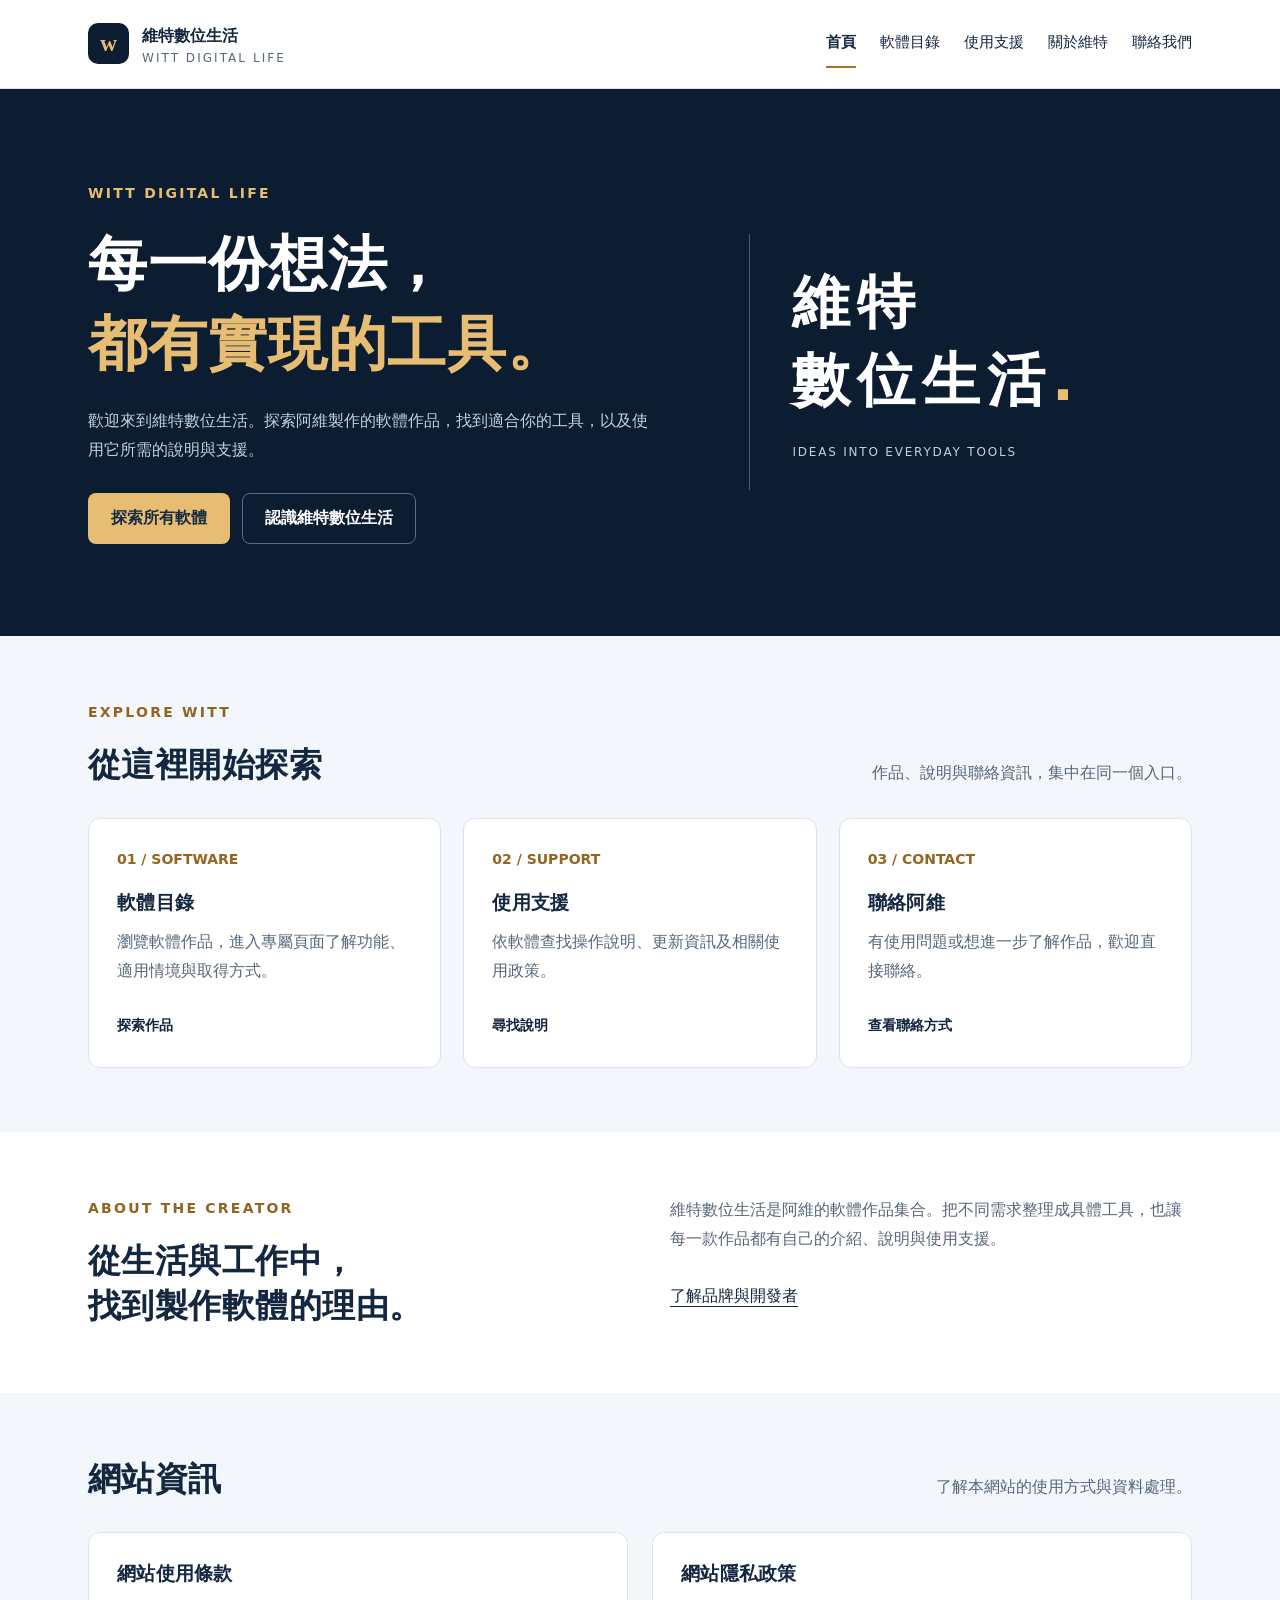
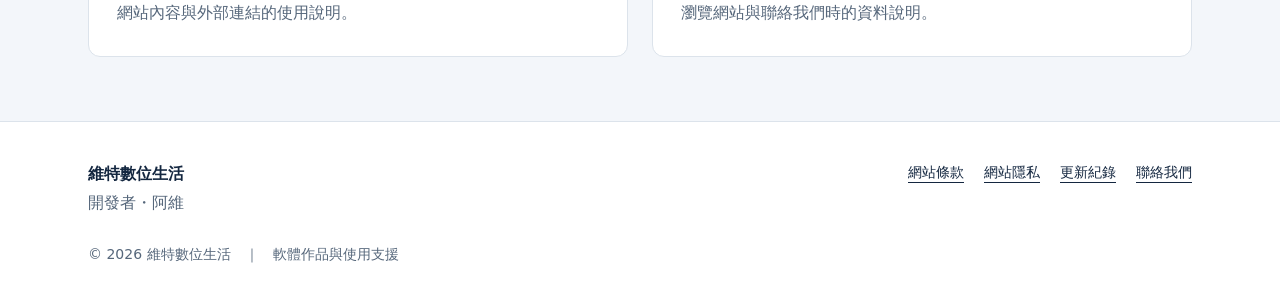
<file: index.html>
<!doctype html><html lang="zh-Hant"><head><meta charset="utf-8"><meta name="viewport" content="width=device-width,initial-scale=1"><meta name="description" content="維特數位生活的軟體集合入口。探索阿維製作的軟體、使用支援與品牌資訊。"><title>軟體集合入口｜維特數位生活</title><link rel="icon" href="assets/favicon.svg" type="image/svg+xml"><link rel="stylesheet" href="assets/style.css"><script defer src="assets/site.js"></script></head><body><a class="skip" href="#main">跳至主要內容</a><header><div class="wrap header"><a class="brand" href="index.html"><span class="brandmark" aria-hidden="true">w</span><span>維特數位生活<small>WITT DIGITAL LIFE</small></span></a><button class="menu-toggle" aria-controls="site-nav" aria-expanded="false" type="button">選單</button><nav id="site-nav" aria-label="主要導覽"><a href="index.html" aria-current="page">首頁</a><a href="software.html">軟體目錄</a><a href="support.html">使用支援</a><a href="about.html">關於維特</a><a href="contact.html">聯絡我們</a></nav></div></header><main id="main"><section class="hero portal-hero"><div class="wrap"><div><div class="eyebrow">WITT DIGITAL LIFE</div><h1>每一份想法，<br><span>都有實現的工具。</span></h1><p>歡迎來到維特數位生活。探索阿維製作的軟體作品，找到適合你的工具，以及使用它所需的說明與支援。</p><div class="actions"><a class="button gold" href="software.html">探索所有軟體</a><a class="button secondary" href="about.html">認識維特數位生活</a></div></div><div class="portal-wordmark" aria-hidden="true"><span>維特</span><span>數位生活<span class="gold-dot">.</span></span><small>IDEAS INTO EVERYDAY TOOLS</small></div></div></section><section class="section"><div class="wrap"><div class="section-head"><div><div class="eyebrow">EXPLORE WITT</div><h2>從這裡開始探索</h2></div><p class="muted">作品、說明與聯絡資訊，集中在同一個入口。</p></div><div class="grid3"><a class="card link-card portal-card" href="software.html"><div class="number">01 / SOFTWARE</div><h3>軟體目錄</h3><p>瀏覽軟體作品，進入專屬頁面了解功能、適用情境與取得方式。</p><span class="card-bottom">探索作品</span></a><a class="card link-card portal-card" href="support.html"><div class="number">02 / SUPPORT</div><h3>使用支援</h3><p>依軟體查找操作說明、更新資訊及相關使用政策。</p><span class="card-bottom">尋找說明</span></a><a class="card link-card portal-card" href="contact.html"><div class="number">03 / CONTACT</div><h3>聯絡阿維</h3><p>有使用問題或想進一步了解作品，歡迎直接聯絡。</p><span class="card-bottom">查看聯絡方式</span></a></div></div></section><section class="section white"><div class="wrap brand-story"><div><div class="eyebrow">ABOUT THE CREATOR</div><h2>從生活與工作中，<br>找到製作軟體的理由。</h2></div><div><p class="muted">維特數位生活是阿維的軟體作品集合。把不同需求整理成具體工具，也讓每一款作品都有自己的介紹、說明與使用支援。</p><div class="actions"><a href="about.html">了解品牌與開發者</a></div></div></div></section><section class="section"><div class="wrap"><div class="section-head"><h2>網站資訊</h2><p class="muted">了解本網站的使用方式與資料處理。</p></div><div class="grid2"><a class="card link-card" href="terms.html"><h3>網站使用條款</h3><p>網站內容與外部連結的使用說明。</p></a><a class="card link-card" href="privacy.html"><h3>網站隱私政策</h3><p>瀏覽網站與聯絡我們時的資料說明。</p></a></div></div></section></main><footer><div class="wrap"><div class="footer-row"><div><b>維特數位生活</b><p class="muted">開發者・阿維</p></div><div class="footer-links"><a href="terms.html">網站條款</a><a href="privacy.html">網站隱私</a><a href="updates.html">更新紀錄</a><a href="contact.html">聯絡我們</a></div></div><p class="footer-small">© 2026 維特數位生活　｜　軟體作品與使用支援</p></div></footer></body></html>
</file>
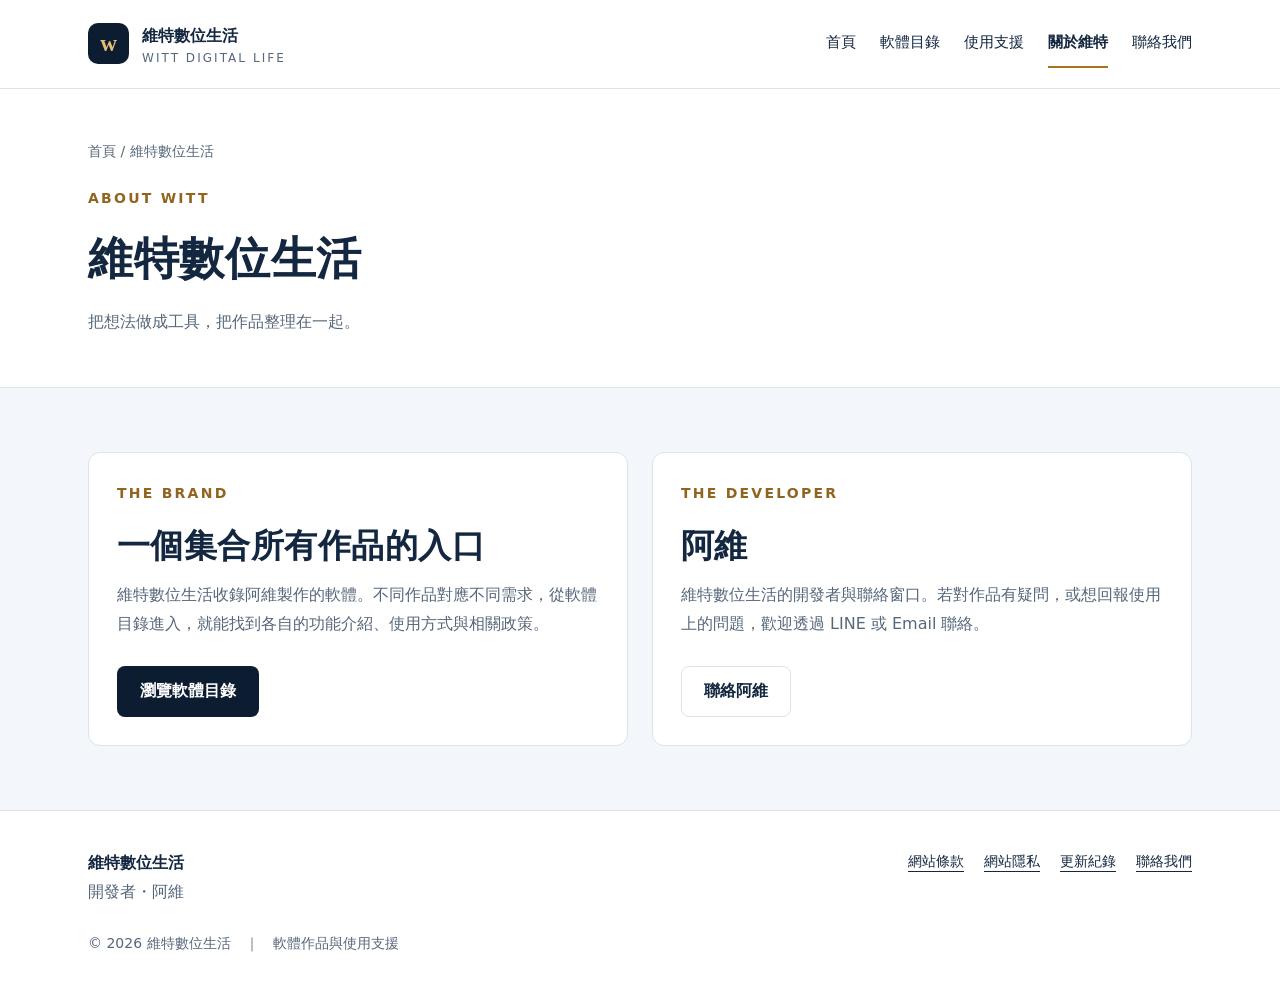
<file: about.html>
<!doctype html><html lang="zh-Hant"><head><meta charset="utf-8"><meta name="viewport" content="width=device-width,initial-scale=1"><meta name="description" content="認識維特數位生活與開發者阿維。"><title>關於維特數位生活｜維特數位生活</title><link rel="icon" href="assets/favicon.svg" type="image/svg+xml"><link rel="stylesheet" href="assets/style.css"><script defer src="assets/site.js"></script></head><body><a class="skip" href="#main">跳至主要內容</a><header><div class="wrap header"><a class="brand" href="index.html"><span class="brandmark" aria-hidden="true">w</span><span>維特數位生活<small>WITT DIGITAL LIFE</small></span></a><button class="menu-toggle" aria-controls="site-nav" aria-expanded="false" type="button">選單</button><nav id="site-nav" aria-label="主要導覽"><a href="index.html">首頁</a><a href="software.html">軟體目錄</a><a href="support.html">使用支援</a><a href="about.html" aria-current="page">關於維特</a><a href="contact.html">聯絡我們</a></nav></div></header><main id="main"><div class="page-head"><div class="wrap"><div class="breadcrumb"><a href="index.html">首頁</a> / 維特數位生活</div><div class="eyebrow">ABOUT WITT</div><h1>維特數位生活</h1><p>把想法做成工具，把作品整理在一起。</p></div></div><section class="section"><div class="wrap grid2"><article class="card"><div class="eyebrow">THE BRAND</div><h2>一個集合所有作品的入口</h2><p>維特數位生活收錄阿維製作的軟體。不同作品對應不同需求，從軟體目錄進入，就能找到各自的功能介紹、使用方式與相關政策。</p><div class="actions"><a class="button" href="software.html">瀏覽軟體目錄</a></div></article><article class="card"><div class="eyebrow">THE DEVELOPER</div><h2>阿維</h2><p>維特數位生活的開發者與聯絡窗口。若對作品有疑問，或想回報使用上的問題，歡迎透過 LINE 或 Email 聯絡。</p><div class="actions"><a class="button secondary" href="contact.html">聯絡阿維</a></div></article></div></section></main><footer><div class="wrap"><div class="footer-row"><div><b>維特數位生活</b><p class="muted">開發者・阿維</p></div><div class="footer-links"><a href="terms.html">網站條款</a><a href="privacy.html">網站隱私</a><a href="updates.html">更新紀錄</a><a href="contact.html">聯絡我們</a></div></div><p class="footer-small">© 2026 維特數位生活　｜　軟體作品與使用支援</p></div></footer></body></html>
</file>
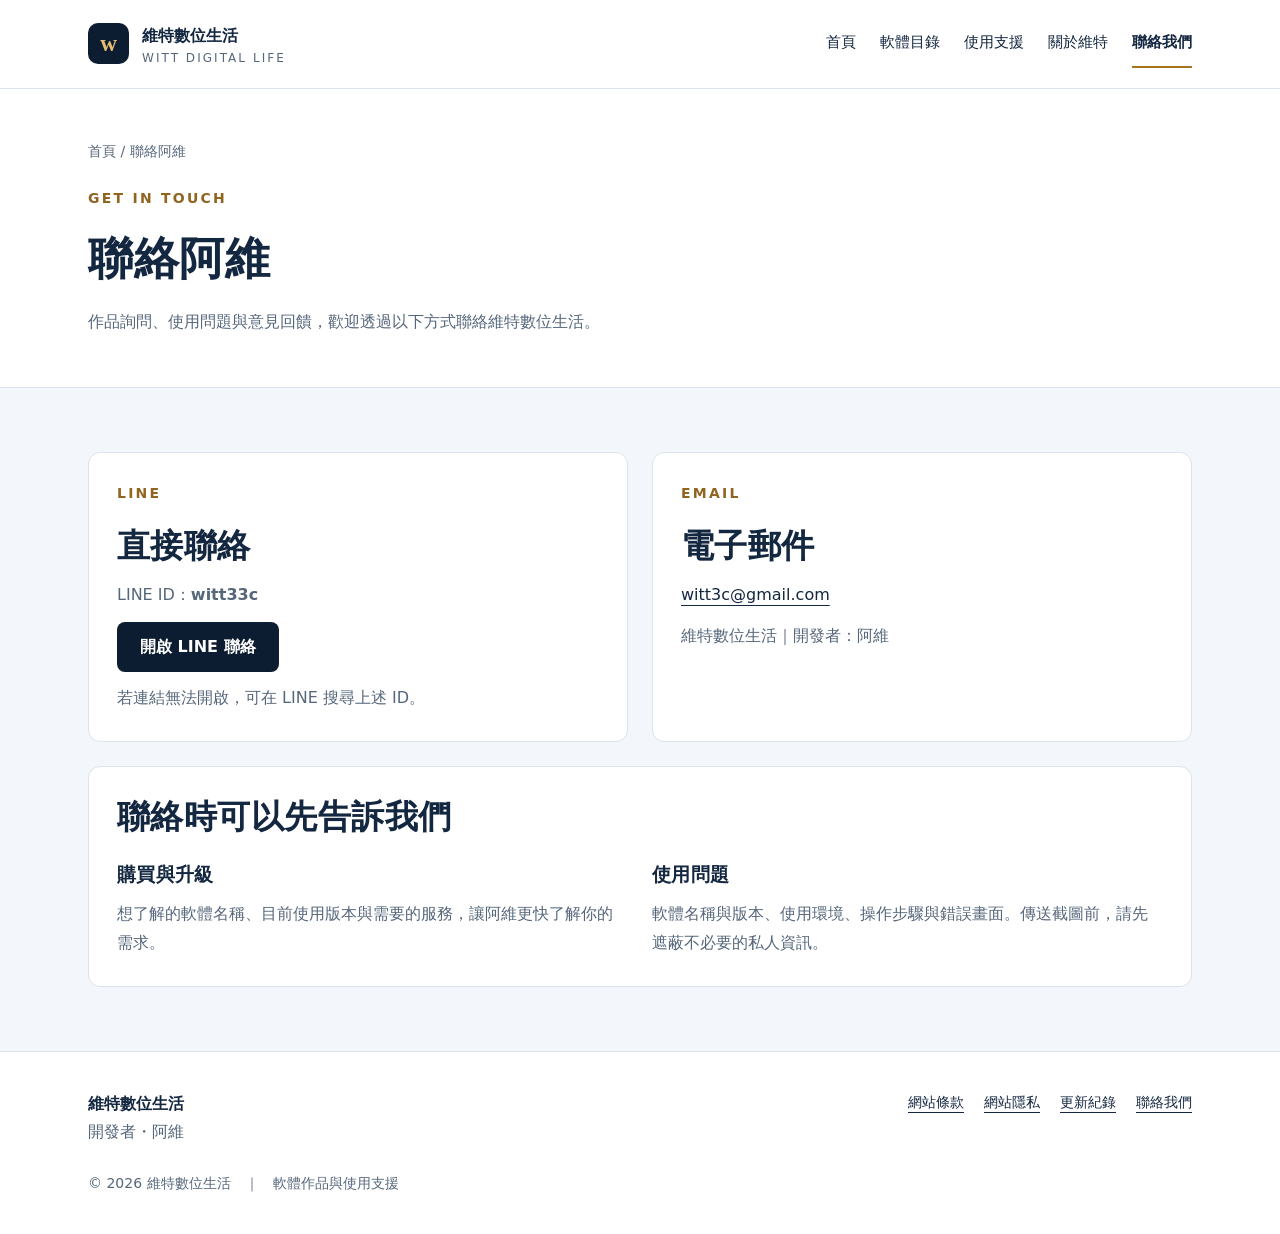
<file: contact.html>
<!doctype html><html lang="zh-Hant"><head><meta charset="utf-8"><meta name="viewport" content="width=device-width,initial-scale=1"><meta name="description" content="透過 LINE witt33c 或 witt3c@gmail.com 聯絡維特數位生活阿維。"><title>聯絡我們｜維特數位生活</title><link rel="icon" href="assets/favicon.svg" type="image/svg+xml"><link rel="stylesheet" href="assets/style.css"><script defer src="assets/site.js"></script></head><body><a class="skip" href="#main">跳至主要內容</a><header><div class="wrap header"><a class="brand" href="index.html"><span class="brandmark" aria-hidden="true">w</span><span>維特數位生活<small>WITT DIGITAL LIFE</small></span></a><button class="menu-toggle" aria-controls="site-nav" aria-expanded="false" type="button">選單</button><nav id="site-nav" aria-label="主要導覽"><a href="index.html">首頁</a><a href="software.html">軟體目錄</a><a href="support.html">使用支援</a><a href="about.html">關於維特</a><a href="contact.html" aria-current="page">聯絡我們</a></nav></div></header><main id="main"><div class="page-head"><div class="wrap"><div class="breadcrumb"><a href="index.html">首頁</a> / 聯絡阿維</div><div class="eyebrow">GET IN TOUCH</div><h1>聯絡阿維</h1><p>作品詢問、使用問題與意見回饋，歡迎透過以下方式聯絡維特數位生活。</p></div></div><section class="section"><div class="wrap"><div class="grid2"><article class="card"><div class="eyebrow">LINE</div><h2>直接聯絡</h2><address class="contact-address"><p>LINE ID：<b>witt33c</b></p><a class="button" href="https://line.me/ti/p/9BBH21Ym6x">開啟 LINE 聯絡</a></address><p>若連結無法開啟，可在 LINE 搜尋上述 ID。</p></article><article class="card"><div class="eyebrow">EMAIL</div><h2>電子郵件</h2><address class="contact-address"><a href="mailto:witt3c@gmail.com">witt3c@gmail.com</a></address><p>維特數位生活｜開發者：阿維</p></article></div><article class="card" style="margin-top:24px"><h2>聯絡時可以先告訴我們</h2><div class="grid2" style="margin-top:22px"><div><h3>購買與升級</h3><p>想了解的軟體名稱、目前使用版本與需要的服務，讓阿維更快了解你的需求。</p></div><div><h3>使用問題</h3><p>軟體名稱與版本、使用環境、操作步驟與錯誤畫面。傳送截圖前，請先遮蔽不必要的私人資訊。</p></div></div></article></div></section></main><footer><div class="wrap"><div class="footer-row"><div><b>維特數位生活</b><p class="muted">開發者・阿維</p></div><div class="footer-links"><a href="terms.html">網站條款</a><a href="privacy.html">網站隱私</a><a href="updates.html">更新紀錄</a><a href="contact.html">聯絡我們</a></div></div><p class="footer-small">© 2026 維特數位生活　｜　軟體作品與使用支援</p></div></footer></body></html>
</file>
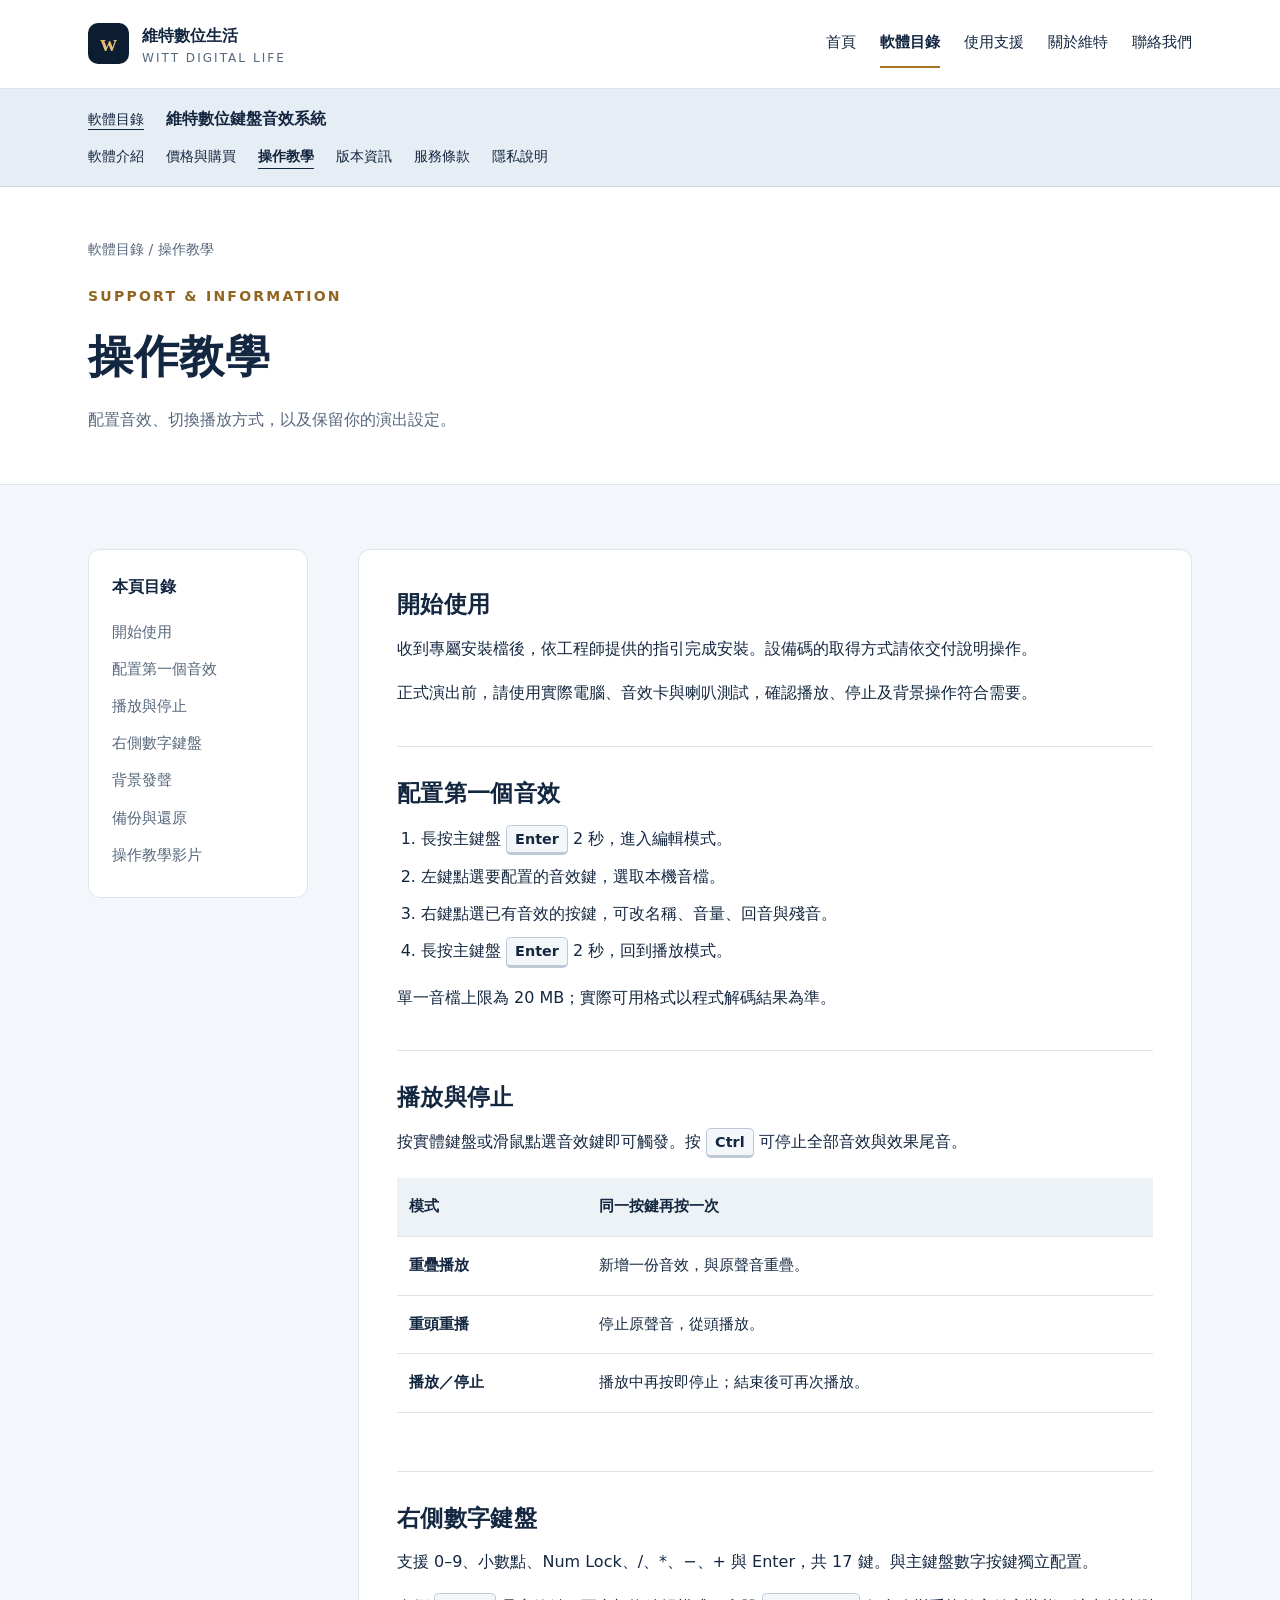
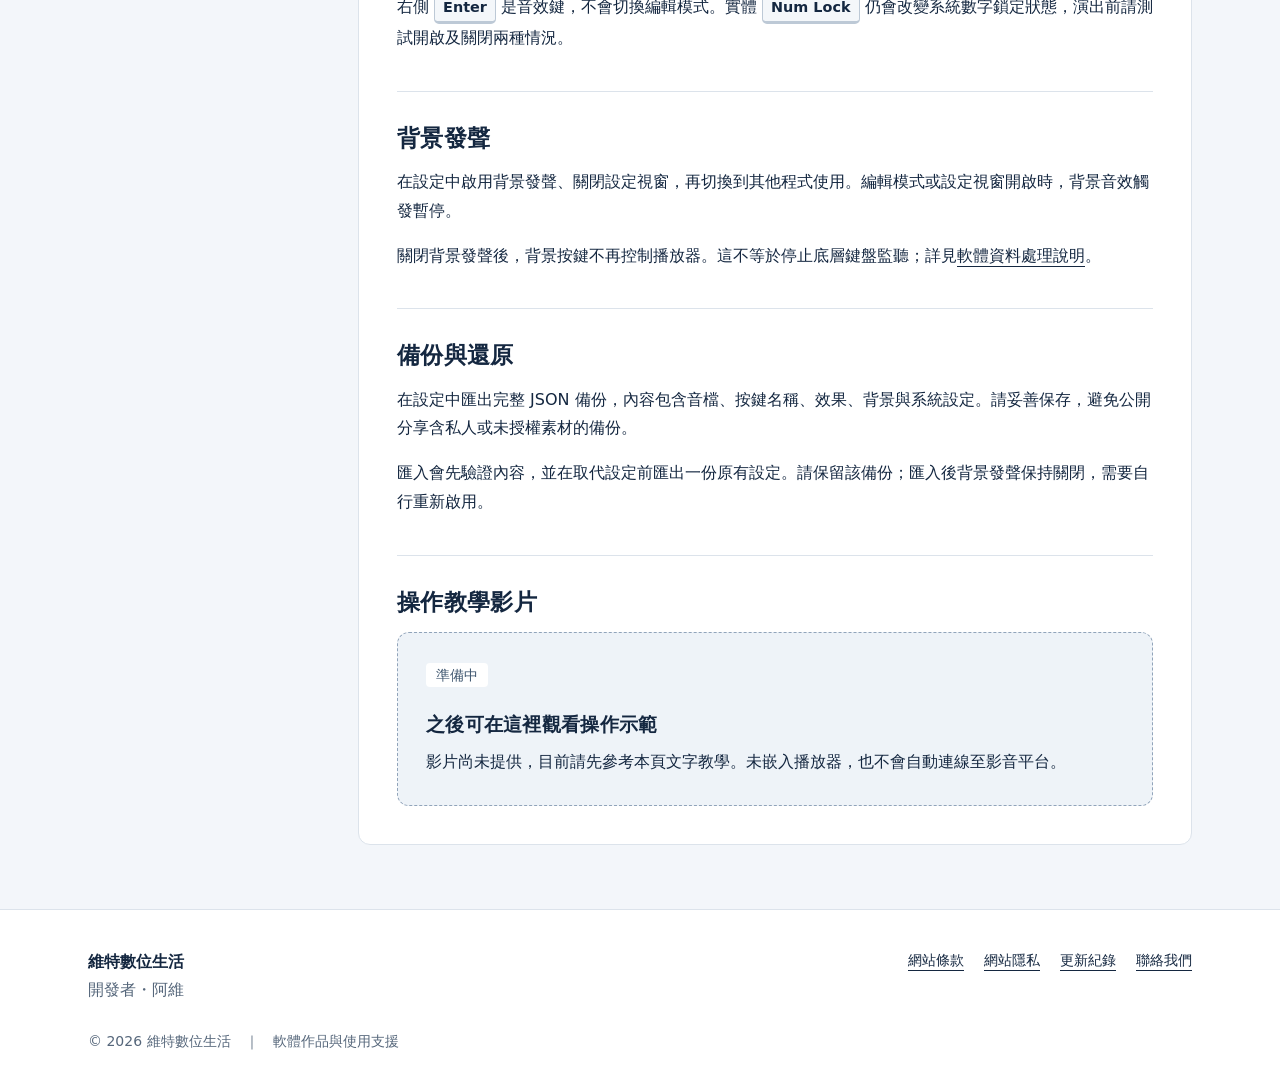
<file: guide.html>
<!doctype html><html lang="zh-Hant"><head><meta charset="utf-8"><meta name="viewport" content="width=device-width,initial-scale=1"><meta name="description" content="鍵盤音效系統文字教學：配置、播放、背景操作及備份。"><title>操作教學｜維特數位生活</title><link rel="icon" href="assets/favicon.svg" type="image/svg+xml"><link rel="stylesheet" href="assets/style.css"><script defer src="assets/site.js"></script></head><body><a class="skip" href="#main">跳至主要內容</a><header><div class="wrap header"><a class="brand" href="index.html"><span class="brandmark" aria-hidden="true">w</span><span>維特數位生活<small>WITT DIGITAL LIFE</small></span></a><button class="menu-toggle" aria-controls="site-nav" aria-expanded="false" type="button">選單</button><nav id="site-nav" aria-label="主要導覽"><a href="index.html">首頁</a><a href="software.html" aria-current="page">軟體目錄</a><a href="support.html">使用支援</a><a href="about.html">關於維特</a><a href="contact.html">聯絡我們</a></nav></div></header><main id="main"><div class="product-nav"><div class="wrap"><a class="back-catalog" href="software.html">軟體目錄</a><span class="product-label">維特數位鍵盤音效系統</span><div class="product-links"><a href="soundboard.html">軟體介紹</a><a href="pricing.html">價格與購買</a><a href="guide.html" aria-current="page">操作教學</a><a href="soundboard-updates.html">版本資訊</a><a href="soundboard-terms.html">服務條款</a><a href="soundboard-privacy.html">隱私說明</a></div></div></div><div class="page-head"><div class="wrap"><div class="breadcrumb"><a href="software.html">軟體目錄</a> / 操作教學</div><div class="eyebrow">SUPPORT & INFORMATION</div><h1>操作教學</h1><p>配置音效、切換播放方式，以及保留你的演出設定。</p></div></div><div class="section"><div class="wrap doc-layout"><aside class="toc" aria-label="本頁目錄"><b>本頁目錄</b><a href="#start">開始使用</a><a href="#assign">配置第一個音效</a><a href="#play">播放與停止</a><a href="#numpad">右側數字鍵盤</a><a href="#background">背景發聲</a><a href="#backup">備份與還原</a><a href="#videos">操作教學影片</a></aside><article class="article"><section id="start"><h2>開始使用</h2><p>收到專屬安裝檔後，依工程師提供的指引完成安裝。設備碼的取得方式請依交付說明操作。</p><p>正式演出前，請使用實際電腦、音效卡與喇叭測試，確認播放、停止及背景操作符合需要。</p></section><section id="assign"><h2>配置第一個音效</h2><ol><li>長按主鍵盤 <kbd>Enter</kbd> 2 秒，進入編輯模式。</li><li>左鍵點選要配置的音效鍵，選取本機音檔。</li><li>右鍵點選已有音效的按鍵，可改名稱、音量、回音與殘音。</li><li>長按主鍵盤 <kbd>Enter</kbd> 2 秒，回到播放模式。</li></ol><p>單一音檔上限為 20 MB；實際可用格式以程式解碼結果為準。</p></section><section id="play"><h2>播放與停止</h2><p>按實體鍵盤或滑鼠點選音效鍵即可觸發。按 <kbd>Ctrl</kbd> 可停止全部音效與效果尾音。</p><div class="table-scroll"><table><thead><tr><th>模式</th><th>同一按鍵再按一次</th></tr></thead><tbody><tr><td>重疊播放</td><td>新增一份音效，與原聲音重疊。</td></tr><tr><td>重頭重播</td><td>停止原聲音，從頭播放。</td></tr><tr><td>播放／停止</td><td>播放中再按即停止；結束後可再次播放。</td></tr></tbody></table></div></section><section id="numpad"><h2>右側數字鍵盤</h2><p>支援 0–9、小數點、Num Lock、/、*、−、+ 與 Enter，共 17 鍵。與主鍵盤數字按鍵獨立配置。</p><p>右側 <kbd>Enter</kbd> 是音效鍵，不會切換編輯模式。實體 <kbd>Num Lock</kbd> 仍會改變系統數字鎖定狀態，演出前請測試開啟及關閉兩種情況。</p></section><section id="background"><h2>背景發聲</h2><p>在設定中啟用背景發聲、關閉設定視窗，再切換到其他程式使用。編輯模式或設定視窗開啟時，背景音效觸發暫停。</p><p>關閉背景發聲後，背景按鍵不再控制播放器。這不等於停止底層鍵盤監聽；詳見<a href="soundboard-privacy.html#keyboard">軟體資料處理說明</a>。</p></section><section id="backup"><h2>備份與還原</h2><p>在設定中匯出完整 JSON 備份，內容包含音檔、按鍵名稱、效果、背景與系統設定。請妥善保存，避免公開分享含私人或未授權素材的備份。</p><p>匯入會先驗證內容，並在取代設定前匯出一份原有設定。請保留該備份；匯入後背景發聲保持關閉，需要自行重新啟用。</p></section><section id="videos"><h2>操作教學影片</h2><div class="coming"><span class="tag">準備中</span><h3>之後可在這裡觀看操作示範</h3><p>影片尚未提供，目前請先參考本頁文字教學。未嵌入播放器，也不會自動連線至影音平台。</p></div></section></article></div></div></main><footer><div class="wrap"><div class="footer-row"><div><b>維特數位生活</b><p class="muted">開發者・阿維</p></div><div class="footer-links"><a href="terms.html">網站條款</a><a href="privacy.html">網站隱私</a><a href="updates.html">更新紀錄</a><a href="contact.html">聯絡我們</a></div></div><p class="footer-small">© 2026 維特數位生活　｜　軟體作品與使用支援</p></div></footer></body></html>
</file>
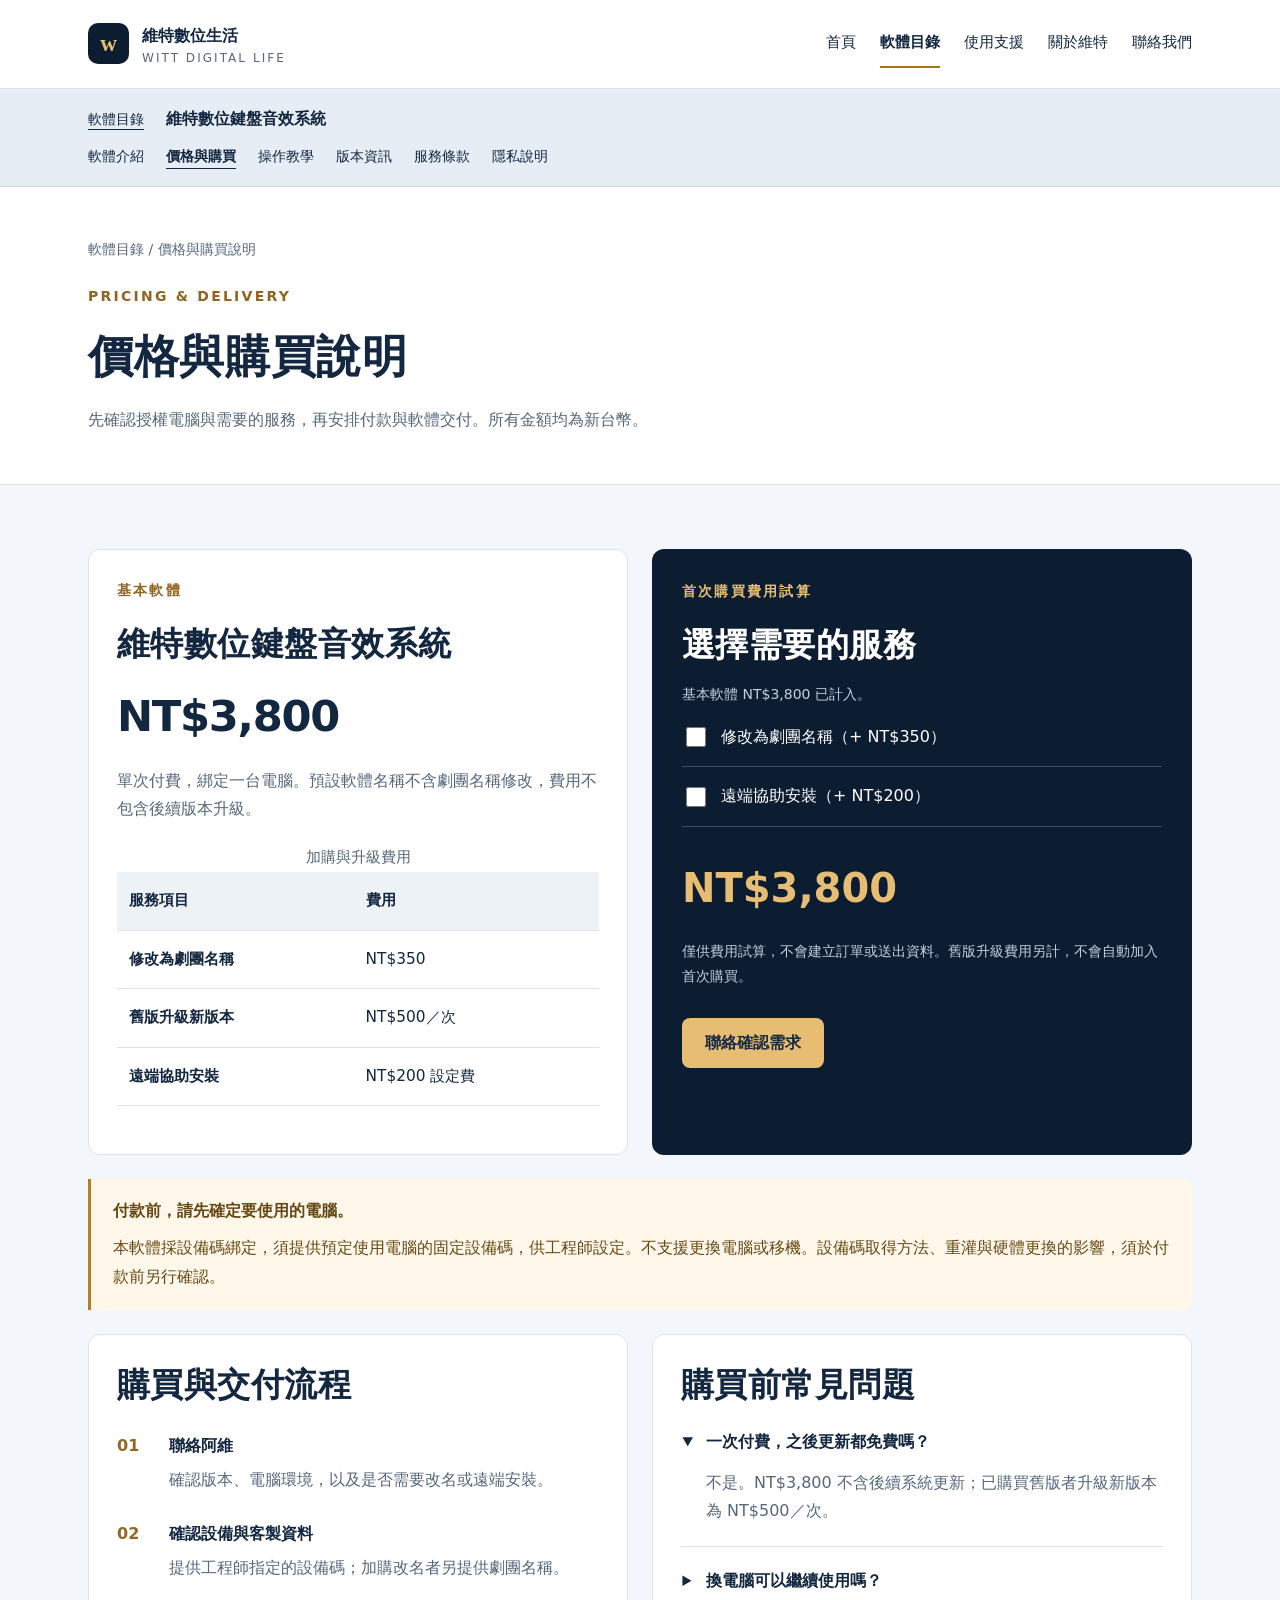
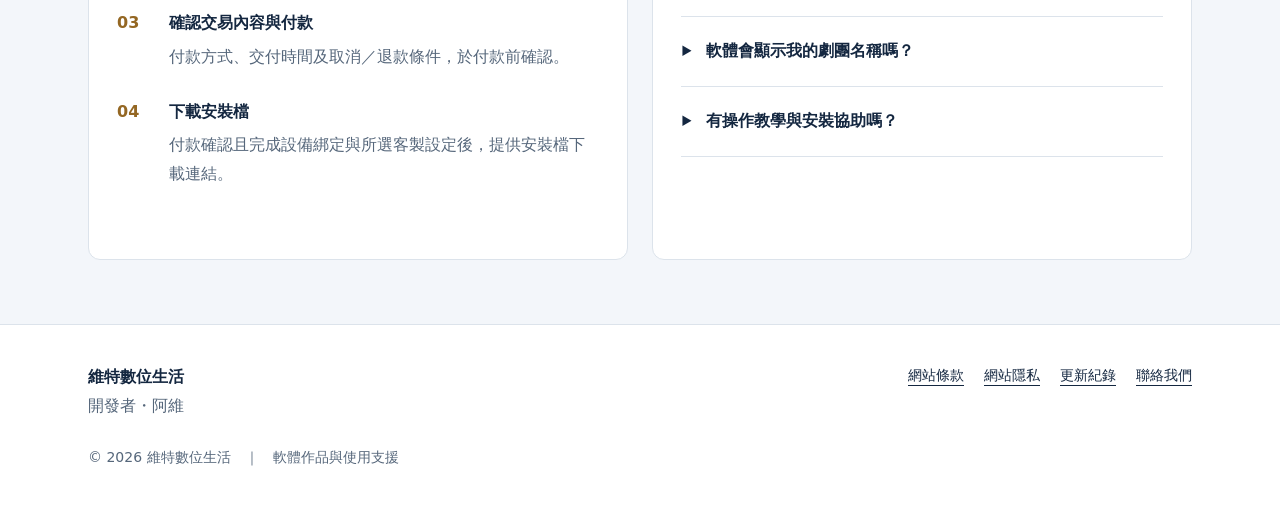
<file: pricing.html>
<!doctype html><html lang="zh-Hant"><head><meta charset="utf-8"><meta name="viewport" content="width=device-width,initial-scale=1"><meta name="description" content="單機軟體 NT$3,800、劇團名稱修改 NT$350、升級 NT$500、遠端安裝 NT$200。"><title>價格與購買說明｜維特數位生活</title><link rel="icon" href="assets/favicon.svg" type="image/svg+xml"><link rel="stylesheet" href="assets/style.css"><script defer src="assets/site.js"></script></head><body><a class="skip" href="#main">跳至主要內容</a><header><div class="wrap header"><a class="brand" href="index.html"><span class="brandmark" aria-hidden="true">w</span><span>維特數位生活<small>WITT DIGITAL LIFE</small></span></a><button class="menu-toggle" aria-controls="site-nav" aria-expanded="false" type="button">選單</button><nav id="site-nav" aria-label="主要導覽"><a href="index.html">首頁</a><a href="software.html" aria-current="page">軟體目錄</a><a href="support.html">使用支援</a><a href="about.html">關於維特</a><a href="contact.html">聯絡我們</a></nav></div></header><main id="main"><div class="product-nav"><div class="wrap"><a class="back-catalog" href="software.html">軟體目錄</a><span class="product-label">維特數位鍵盤音效系統</span><div class="product-links"><a href="soundboard.html">軟體介紹</a><a href="pricing.html" aria-current="page">價格與購買</a><a href="guide.html">操作教學</a><a href="soundboard-updates.html">版本資訊</a><a href="soundboard-terms.html">服務條款</a><a href="soundboard-privacy.html">隱私說明</a></div></div></div><div class="page-head"><div class="wrap"><div class="breadcrumb"><a href="software.html">軟體目錄</a> / 價格與購買說明</div><div class="eyebrow">PRICING & DELIVERY</div><h1>價格與購買說明</h1><p>先確認授權電腦與需要的服務，再安排付款與軟體交付。所有金額均為新台幣。</p></div></div><section class="section"><div class="wrap"><div class="grid2"><article class="card"><div class="eyebrow">基本軟體</div><h2>維特數位鍵盤音效系統</h2><div class="price" style="margin:22px 0">NT$3,800</div><p>單次付費，綁定一台電腦。預設軟體名稱不含劇團名稱修改，費用不包含後續版本升級。</p><div class="table-scroll"><table><caption class="muted">加購與升級費用</caption><thead><tr><th scope="col">服務項目</th><th scope="col">費用</th></tr></thead><tbody><tr><td>修改為劇團名稱</td><td>NT$350</td></tr><tr><td>舊版升級新版本</td><td>NT$500／次</td></tr><tr><td>遠端協助安裝</td><td>NT$200 設定費</td></tr></tbody></table></div></article><aside class="estimate"><div class="eyebrow" style="color:var(--gold)">首次購買費用試算</div><h2>選擇需要的服務</h2><p>基本軟體 NT$3,800 已計入。</p><label><input type="checkbox" data-price="350">修改為劇團名稱（+ NT$350）</label><label><input type="checkbox" data-price="200">遠端協助安裝（+ NT$200）</label><div class="total" id="estimate-total" role="status" aria-live="polite">NT$3,800</div><p>僅供費用試算，不會建立訂單或送出資料。舊版升級費用另計，不會自動加入首次購買。</p><noscript><p>啟用 JavaScript 可使用試算。軟體＋改名 NT$4,150；軟體＋遠端安裝 NT$4,000；全選 NT$4,350。</p></noscript><div class="actions"><a class="button gold" href="contact.html">聯絡確認需求</a></div></aside></div><div class="notice"><b>付款前，請先確定要使用的電腦。</b><p>本軟體採設備碼綁定，須提供預定使用電腦的固定設備碼，供工程師設定。不支援更換電腦或移機。設備碼取得方法、重灌與硬體更換的影響，須於付款前另行確認。</p></div><div class="grid2"><article class="card"><h2>購買與交付流程</h2><ol class="steps" style="margin-top:24px"><li><b>聯絡阿維</b><p>確認版本、電腦環境，以及是否需要改名或遠端安裝。</p></li><li><b>確認設備與客製資料</b><p>提供工程師指定的設備碼；加購改名者另提供劇團名稱。</p></li><li><b>確認交易內容與付款</b><p>付款方式、交付時間及取消／退款條件，於付款前確認。</p></li><li><b>下載安裝檔</b><p>付款確認且完成設備綁定與所選客製設定後，提供安裝檔下載連結。</p></li></ol></article><article class="card"><h2>購買前常見問題</h2><details open><summary>一次付費，之後更新都免費嗎？</summary><p>不是。NT$3,800 不含後續系統更新；已購買舊版者升級新版本為 NT$500／次。</p></details><details><summary>換電腦可以繼續使用嗎？</summary><p>授權綁定一台電腦，目前不支援換電腦移機。</p></details><details><summary>軟體會顯示我的劇團名稱嗎？</summary><p>預設顯示「維特數位鍵盤音效系統」；加購 NT$350 可修改為提供的劇團名稱。</p></details><details><summary>有操作教學與安裝協助嗎？</summary><p>網站已提供文字操作說明，影片準備中。遠端協助安裝另收 NT$200 設定費。</p></details></article></div></div></section></main><footer><div class="wrap"><div class="footer-row"><div><b>維特數位生活</b><p class="muted">開發者・阿維</p></div><div class="footer-links"><a href="terms.html">網站條款</a><a href="privacy.html">網站隱私</a><a href="updates.html">更新紀錄</a><a href="contact.html">聯絡我們</a></div></div><p class="footer-small">© 2026 維特數位生活　｜　軟體作品與使用支援</p></div></footer></body></html>
</file>
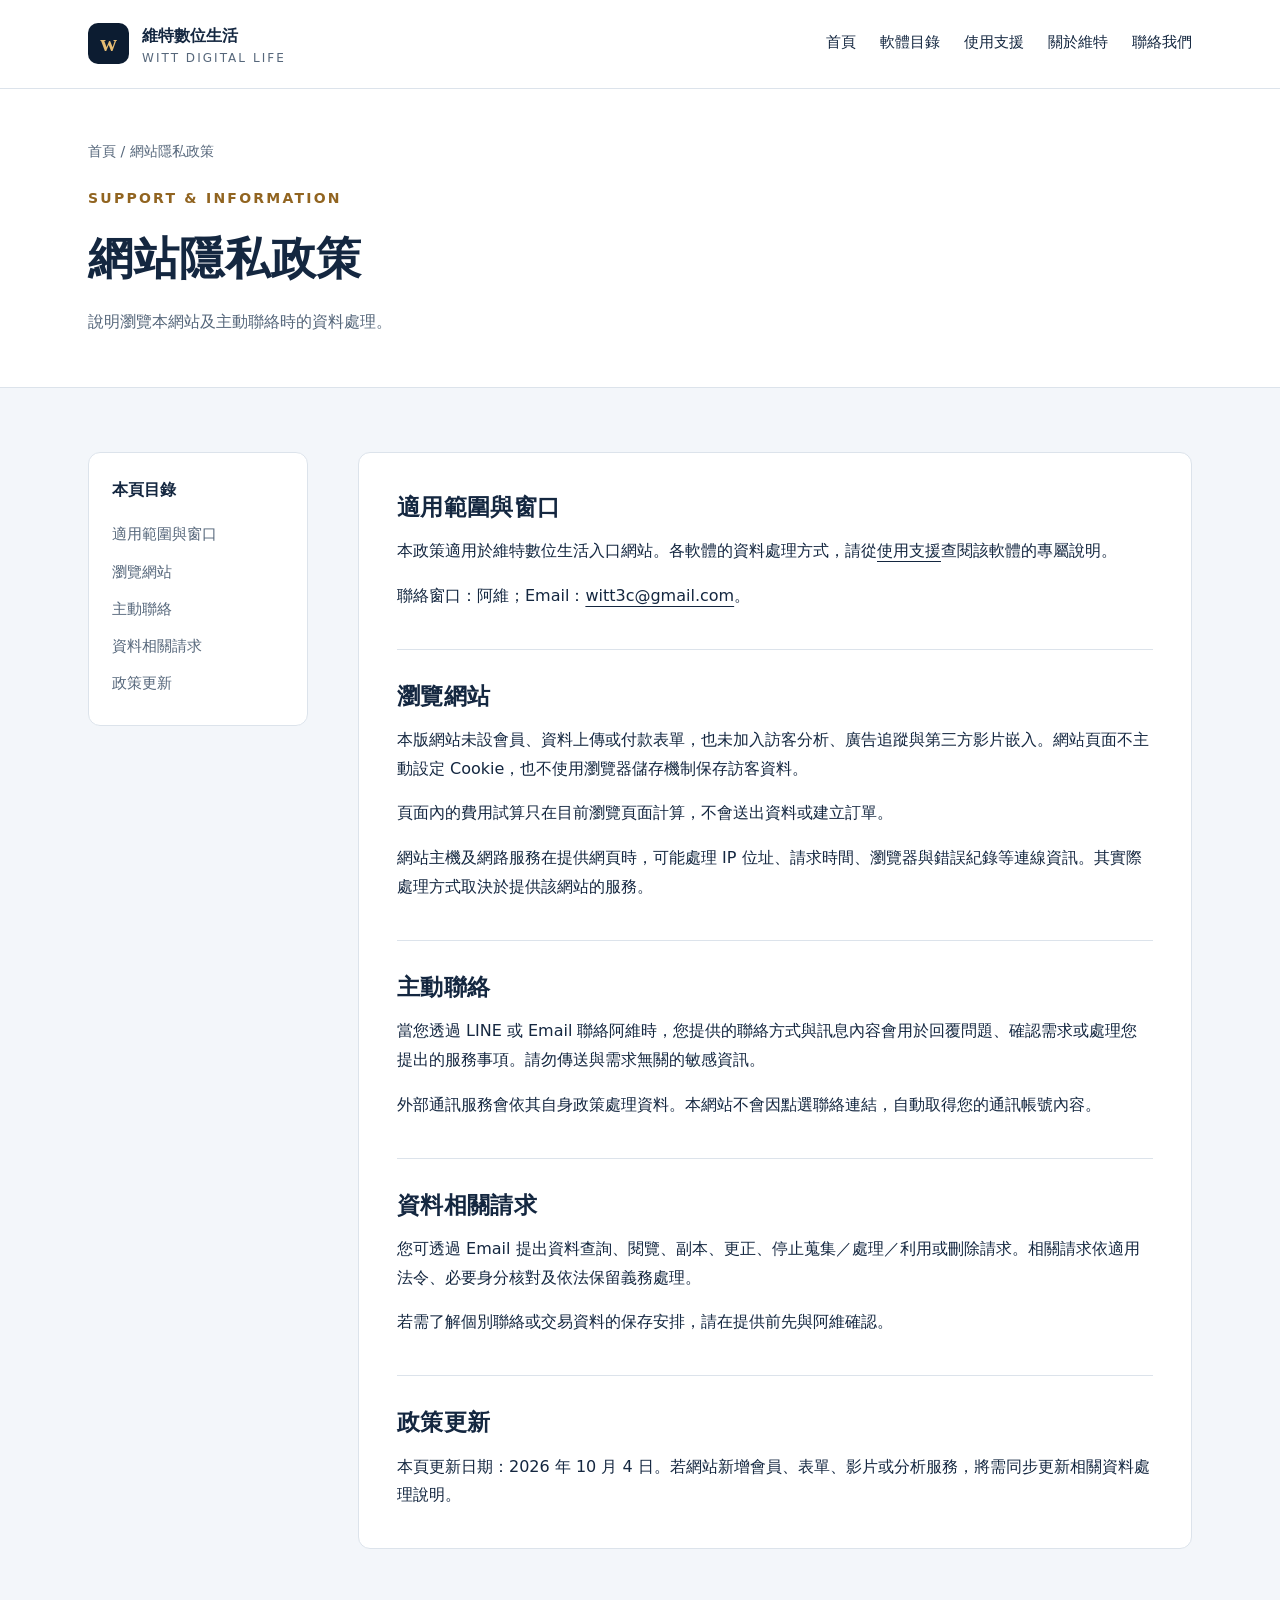
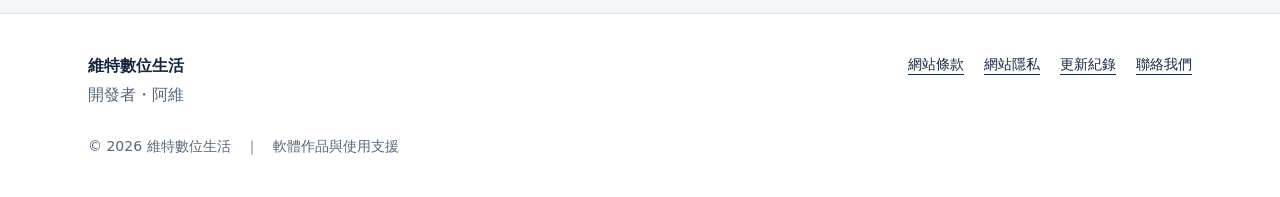
<file: privacy.html>
<!doctype html><html lang="zh-Hant"><head><meta charset="utf-8"><meta name="viewport" content="width=device-width,initial-scale=1"><meta name="description" content="維特數位生活入口網站的瀏覽資料、聯絡資訊與隱私說明。"><title>網站隱私政策｜維特數位生活</title><link rel="icon" href="assets/favicon.svg" type="image/svg+xml"><link rel="stylesheet" href="assets/style.css"><script defer src="assets/site.js"></script></head><body><a class="skip" href="#main">跳至主要內容</a><header><div class="wrap header"><a class="brand" href="index.html"><span class="brandmark" aria-hidden="true">w</span><span>維特數位生活<small>WITT DIGITAL LIFE</small></span></a><button class="menu-toggle" aria-controls="site-nav" aria-expanded="false" type="button">選單</button><nav id="site-nav" aria-label="主要導覽"><a href="index.html">首頁</a><a href="software.html">軟體目錄</a><a href="support.html">使用支援</a><a href="about.html">關於維特</a><a href="contact.html">聯絡我們</a></nav></div></header><main id="main"><div class="page-head"><div class="wrap"><div class="breadcrumb"><a href="index.html">首頁</a> / 網站隱私政策</div><div class="eyebrow">SUPPORT & INFORMATION</div><h1>網站隱私政策</h1><p>說明瀏覽本網站及主動聯絡時的資料處理。</p></div></div><div class="section"><div class="wrap doc-layout"><aside class="toc" aria-label="本頁目錄"><b>本頁目錄</b><a href="#scope">適用範圍與窗口</a><a href="#browsing">瀏覽網站</a><a href="#contact">主動聯絡</a><a href="#rights">資料相關請求</a><a href="#changes">政策更新</a></aside><article class="article"><section id="scope"><h2>適用範圍與窗口</h2><p>本政策適用於維特數位生活入口網站。各軟體的資料處理方式，請從<a href="support.html">使用支援</a>查閱該軟體的專屬說明。</p><p>聯絡窗口：阿維；Email：<a href="mailto:witt3c@gmail.com">witt3c@gmail.com</a>。</p></section><section id="browsing"><h2>瀏覽網站</h2><p>本版網站未設會員、資料上傳或付款表單，也未加入訪客分析、廣告追蹤與第三方影片嵌入。網站頁面不主動設定 Cookie，也不使用瀏覽器儲存機制保存訪客資料。</p><p>頁面內的費用試算只在目前瀏覽頁面計算，不會送出資料或建立訂單。</p><p>網站主機及網路服務在提供網頁時，可能處理 IP 位址、請求時間、瀏覽器與錯誤紀錄等連線資訊。其實際處理方式取決於提供該網站的服務。</p></section><section id="contact"><h2>主動聯絡</h2><p>當您透過 LINE 或 Email 聯絡阿維時，您提供的聯絡方式與訊息內容會用於回覆問題、確認需求或處理您提出的服務事項。請勿傳送與需求無關的敏感資訊。</p><p>外部通訊服務會依其自身政策處理資料。本網站不會因點選聯絡連結，自動取得您的通訊帳號內容。</p></section><section id="rights"><h2>資料相關請求</h2><p>您可透過 Email 提出資料查詢、閱覽、副本、更正、停止蒐集／處理／利用或刪除請求。相關請求依適用法令、必要身分核對及依法保留義務處理。</p><p>若需了解個別聯絡或交易資料的保存安排，請在提供前先與阿維確認。</p></section><section id="changes"><h2>政策更新</h2><p>本頁更新日期：2026 年 10 月 4 日。若網站新增會員、表單、影片或分析服務，將需同步更新相關資料處理說明。</p></section></article></div></div></main><footer><div class="wrap"><div class="footer-row"><div><b>維特數位生活</b><p class="muted">開發者・阿維</p></div><div class="footer-links"><a href="terms.html">網站條款</a><a href="privacy.html">網站隱私</a><a href="updates.html">更新紀錄</a><a href="contact.html">聯絡我們</a></div></div><p class="footer-small">© 2026 維特數位生活　｜　軟體作品與使用支援</p></div></footer></body></html>
</file>
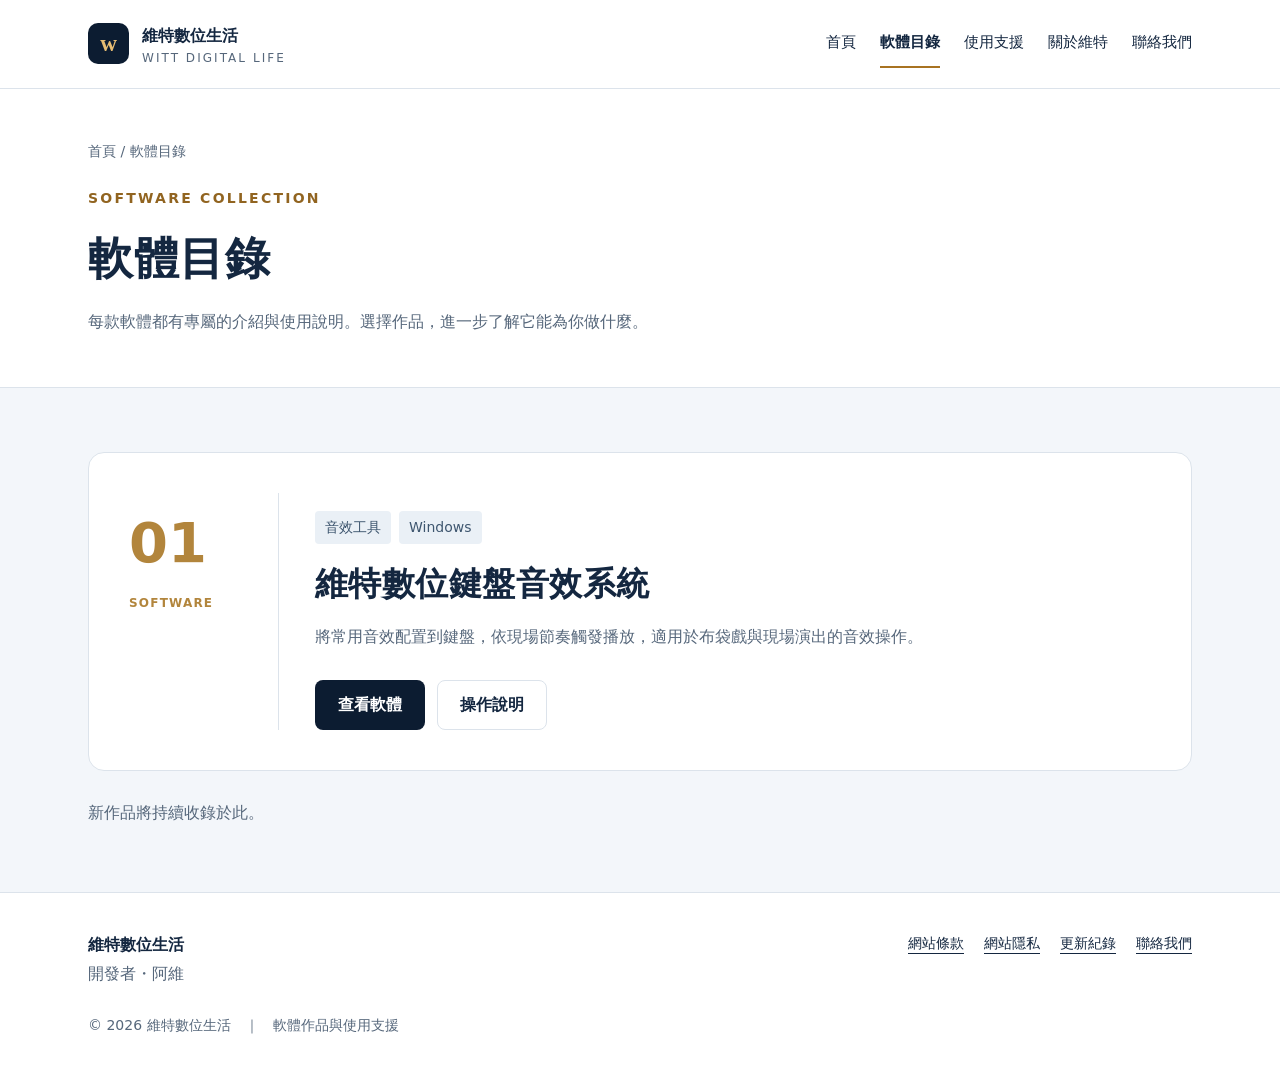
<file: software.html>
<!doctype html><html lang="zh-Hant"><head><meta charset="utf-8"><meta name="viewport" content="width=device-width,initial-scale=1"><meta name="description" content="瀏覽維特數位生活的軟體作品，進入各軟體專屬介紹頁面。"><title>軟體目錄｜維特數位生活</title><link rel="icon" href="assets/favicon.svg" type="image/svg+xml"><link rel="stylesheet" href="assets/style.css"><script defer src="assets/site.js"></script></head><body><a class="skip" href="#main">跳至主要內容</a><header><div class="wrap header"><a class="brand" href="index.html"><span class="brandmark" aria-hidden="true">w</span><span>維特數位生活<small>WITT DIGITAL LIFE</small></span></a><button class="menu-toggle" aria-controls="site-nav" aria-expanded="false" type="button">選單</button><nav id="site-nav" aria-label="主要導覽"><a href="index.html">首頁</a><a href="software.html" aria-current="page">軟體目錄</a><a href="support.html">使用支援</a><a href="about.html">關於維特</a><a href="contact.html">聯絡我們</a></nav></div></header><main id="main"><div class="page-head"><div class="wrap"><div class="breadcrumb"><a href="index.html">首頁</a> / 軟體目錄</div><div class="eyebrow">SOFTWARE COLLECTION</div><h1>軟體目錄</h1><p>每款軟體都有專屬的介紹與使用說明。選擇作品，進一步了解它能為你做什麼。</p></div></div><section class="section"><div class="wrap"><article class="catalog-item"><div class="catalog-number">01<span>SOFTWARE</span></div><div><div class="tags"><span class="tag">音效工具</span><span class="tag">Windows</span></div><h2>維特數位鍵盤音效系統</h2><p class="muted">將常用音效配置到鍵盤，依現場節奏觸發播放，適用於布袋戲與現場演出的音效操作。</p><div class="actions"><a class="button" href="soundboard.html">查看軟體</a><a class="button secondary" href="guide.html">操作說明</a></div></div></article><p class="muted" style="margin-top:28px">新作品將持續收錄於此。</p></div></section></main><footer><div class="wrap"><div class="footer-row"><div><b>維特數位生活</b><p class="muted">開發者・阿維</p></div><div class="footer-links"><a href="terms.html">網站條款</a><a href="privacy.html">網站隱私</a><a href="updates.html">更新紀錄</a><a href="contact.html">聯絡我們</a></div></div><p class="footer-small">© 2026 維特數位生活　｜　軟體作品與使用支援</p></div></footer></body></html>
</file>
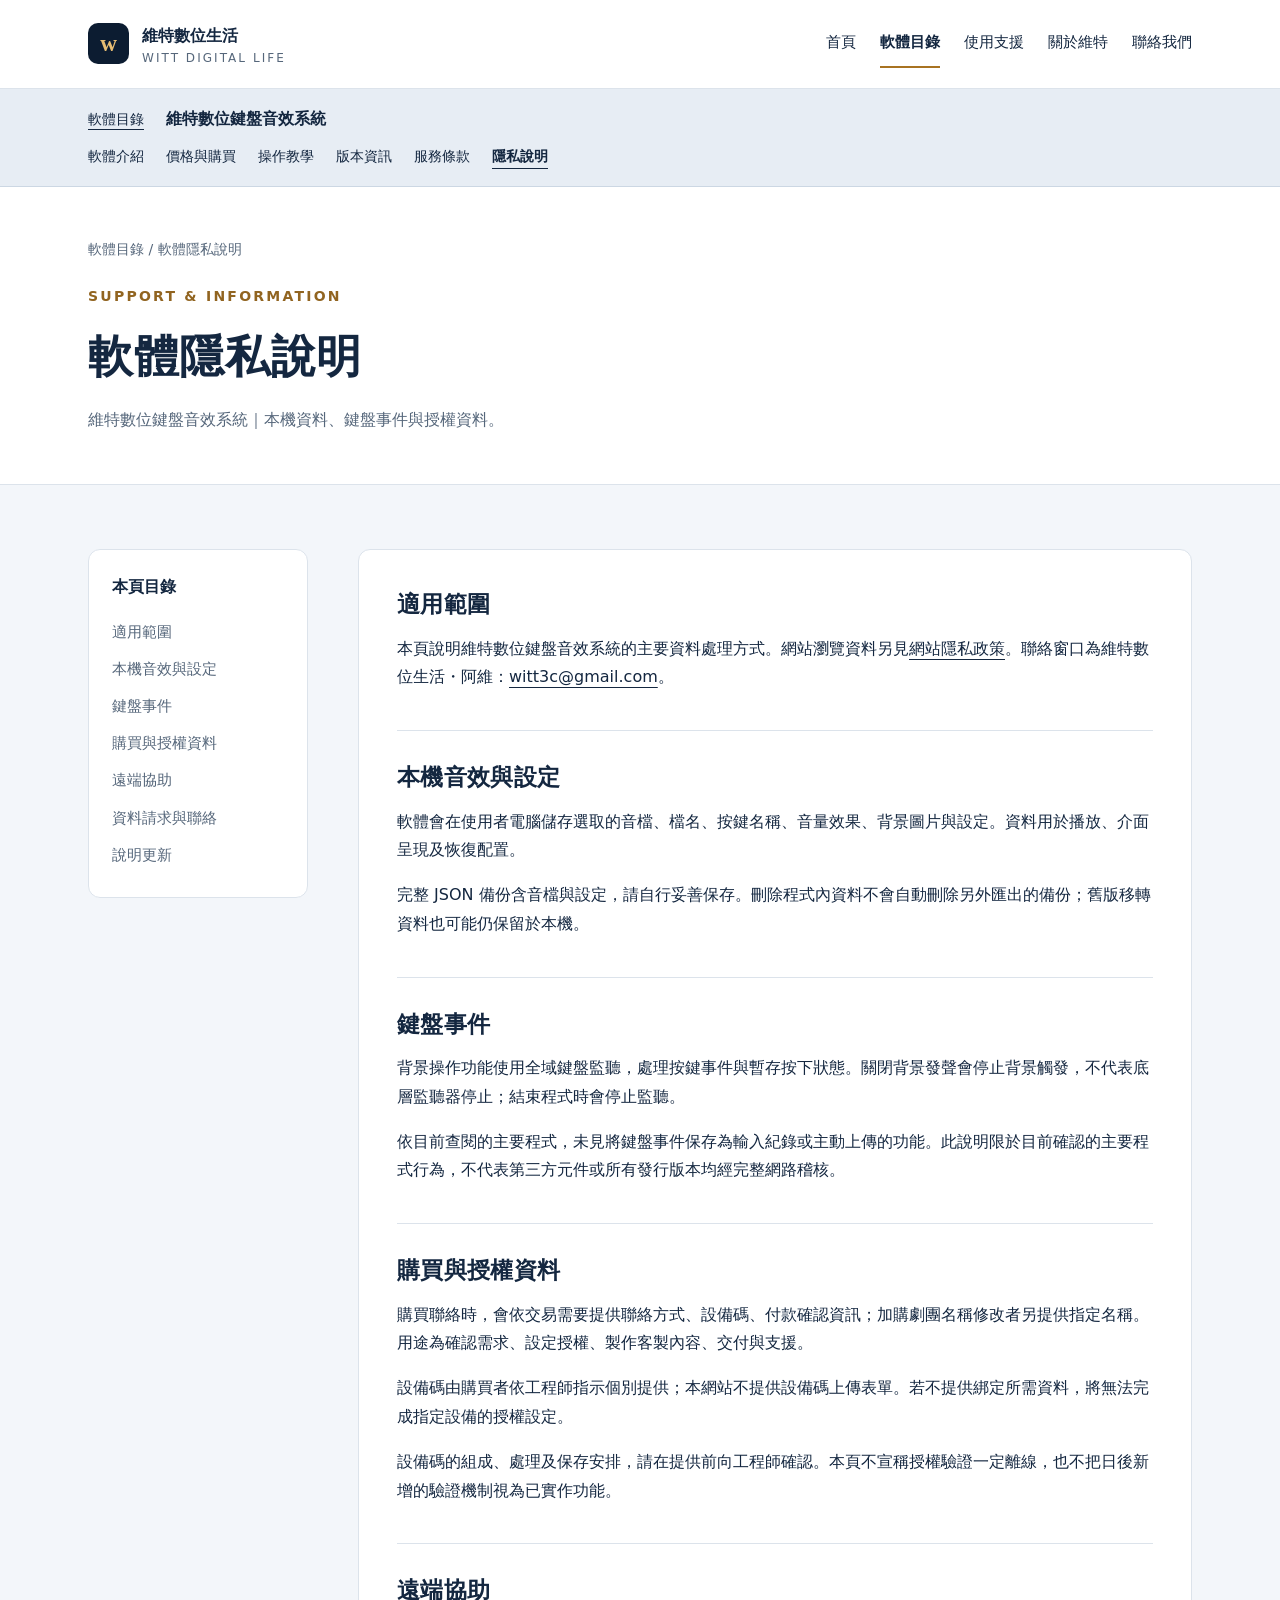
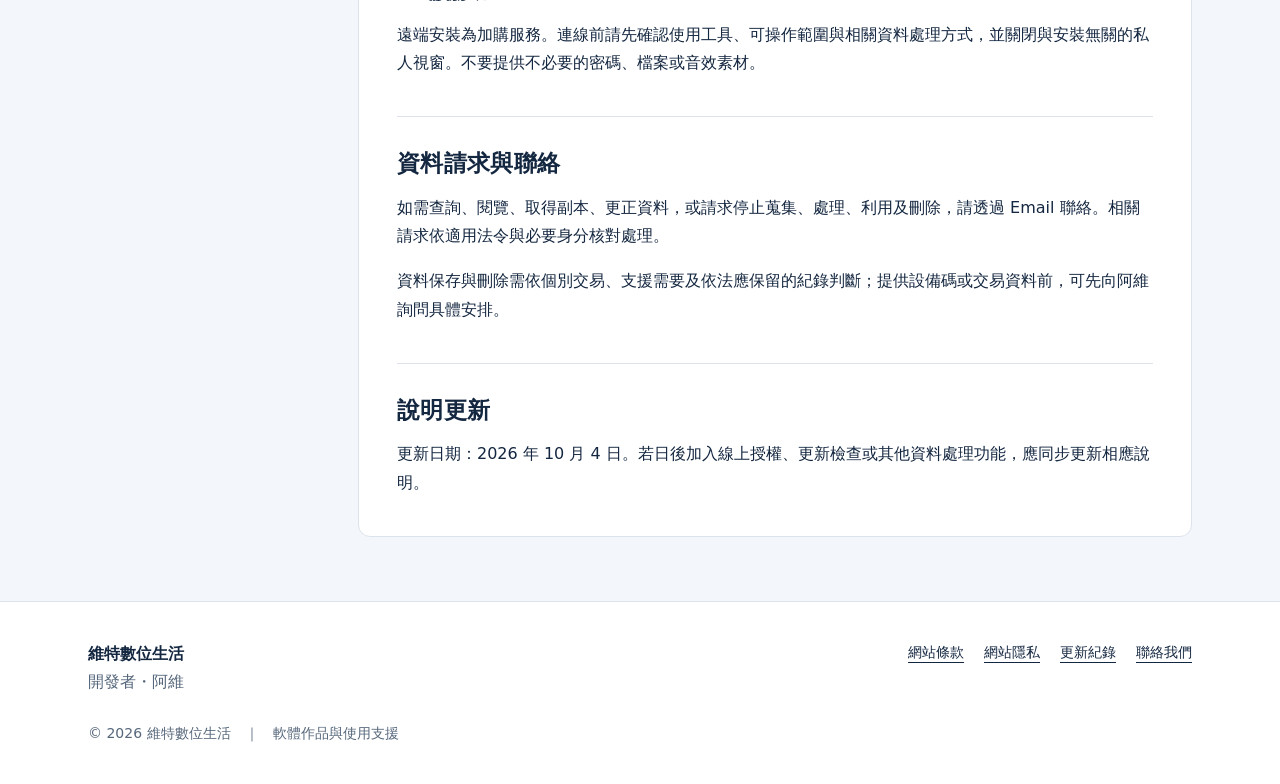
<file: soundboard-privacy.html>
<!doctype html><html lang="zh-Hant"><head><meta charset="utf-8"><meta name="viewport" content="width=device-width,initial-scale=1"><meta name="description" content="維特數位鍵盤音效系統的本機音效、鍵盤事件及購買資料處理說明。"><title>鍵盤音效系統｜隱私說明｜維特數位生活</title><link rel="icon" href="assets/favicon.svg" type="image/svg+xml"><link rel="stylesheet" href="assets/style.css"><script defer src="assets/site.js"></script></head><body><a class="skip" href="#main">跳至主要內容</a><header><div class="wrap header"><a class="brand" href="index.html"><span class="brandmark" aria-hidden="true">w</span><span>維特數位生活<small>WITT DIGITAL LIFE</small></span></a><button class="menu-toggle" aria-controls="site-nav" aria-expanded="false" type="button">選單</button><nav id="site-nav" aria-label="主要導覽"><a href="index.html">首頁</a><a href="software.html" aria-current="page">軟體目錄</a><a href="support.html">使用支援</a><a href="about.html">關於維特</a><a href="contact.html">聯絡我們</a></nav></div></header><main id="main"><div class="product-nav"><div class="wrap"><a class="back-catalog" href="software.html">軟體目錄</a><span class="product-label">維特數位鍵盤音效系統</span><div class="product-links"><a href="soundboard.html">軟體介紹</a><a href="pricing.html">價格與購買</a><a href="guide.html">操作教學</a><a href="soundboard-updates.html">版本資訊</a><a href="soundboard-terms.html">服務條款</a><a href="soundboard-privacy.html" aria-current="page">隱私說明</a></div></div></div><div class="page-head"><div class="wrap"><div class="breadcrumb"><a href="software.html">軟體目錄</a> / 軟體隱私說明</div><div class="eyebrow">SUPPORT & INFORMATION</div><h1>軟體隱私說明</h1><p>維特數位鍵盤音效系統｜本機資料、鍵盤事件與授權資料。</p></div></div><div class="section"><div class="wrap doc-layout"><aside class="toc" aria-label="本頁目錄"><b>本頁目錄</b><a href="#scope">適用範圍</a><a href="#local">本機音效與設定</a><a href="#keyboard">鍵盤事件</a><a href="#purchase">購買與授權資料</a><a href="#remote">遠端協助</a><a href="#rights">資料請求與聯絡</a><a href="#changes">說明更新</a></aside><article class="article"><section id="scope"><h2>適用範圍</h2><p>本頁說明維特數位鍵盤音效系統的主要資料處理方式。網站瀏覽資料另見<a href="privacy.html">網站隱私政策</a>。聯絡窗口為維特數位生活・阿維：<a href="mailto:witt3c@gmail.com">witt3c@gmail.com</a>。</p></section><section id="local"><h2>本機音效與設定</h2><p>軟體會在使用者電腦儲存選取的音檔、檔名、按鍵名稱、音量效果、背景圖片與設定。資料用於播放、介面呈現及恢復配置。</p><p>完整 JSON 備份含音檔與設定，請自行妥善保存。刪除程式內資料不會自動刪除另外匯出的備份；舊版移轉資料也可能仍保留於本機。</p></section><section id="keyboard"><h2>鍵盤事件</h2><p>背景操作功能使用全域鍵盤監聽，處理按鍵事件與暫存按下狀態。關閉背景發聲會停止背景觸發，不代表底層監聽器停止；結束程式時會停止監聽。</p><p>依目前查閱的主要程式，未見將鍵盤事件保存為輸入紀錄或主動上傳的功能。此說明限於目前確認的主要程式行為，不代表第三方元件或所有發行版本均經完整網路稽核。</p></section><section id="purchase"><h2>購買與授權資料</h2><p>購買聯絡時，會依交易需要提供聯絡方式、設備碼、付款確認資訊；加購劇團名稱修改者另提供指定名稱。用途為確認需求、設定授權、製作客製內容、交付與支援。</p><p>設備碼由購買者依工程師指示個別提供；本網站不提供設備碼上傳表單。若不提供綁定所需資料，將無法完成指定設備的授權設定。</p><p>設備碼的組成、處理及保存安排，請在提供前向工程師確認。本頁不宣稱授權驗證一定離線，也不把日後新增的驗證機制視為已實作功能。</p></section><section id="remote"><h2>遠端協助</h2><p>遠端安裝為加購服務。連線前請先確認使用工具、可操作範圍與相關資料處理方式，並關閉與安裝無關的私人視窗。不要提供不必要的密碼、檔案或音效素材。</p></section><section id="rights"><h2>資料請求與聯絡</h2><p>如需查詢、閱覽、取得副本、更正資料，或請求停止蒐集、處理、利用及刪除，請透過 Email 聯絡。相關請求依適用法令與必要身分核對處理。</p><p>資料保存與刪除需依個別交易、支援需要及依法應保留的紀錄判斷；提供設備碼或交易資料前，可先向阿維詢問具體安排。</p></section><section id="changes"><h2>說明更新</h2><p>更新日期：2026 年 10 月 4 日。若日後加入線上授權、更新檢查或其他資料處理功能，應同步更新相應說明。</p></section></article></div></div></main><footer><div class="wrap"><div class="footer-row"><div><b>維特數位生活</b><p class="muted">開發者・阿維</p></div><div class="footer-links"><a href="terms.html">網站條款</a><a href="privacy.html">網站隱私</a><a href="updates.html">更新紀錄</a><a href="contact.html">聯絡我們</a></div></div><p class="footer-small">© 2026 維特數位生活　｜　軟體作品與使用支援</p></div></footer></body></html>
</file>
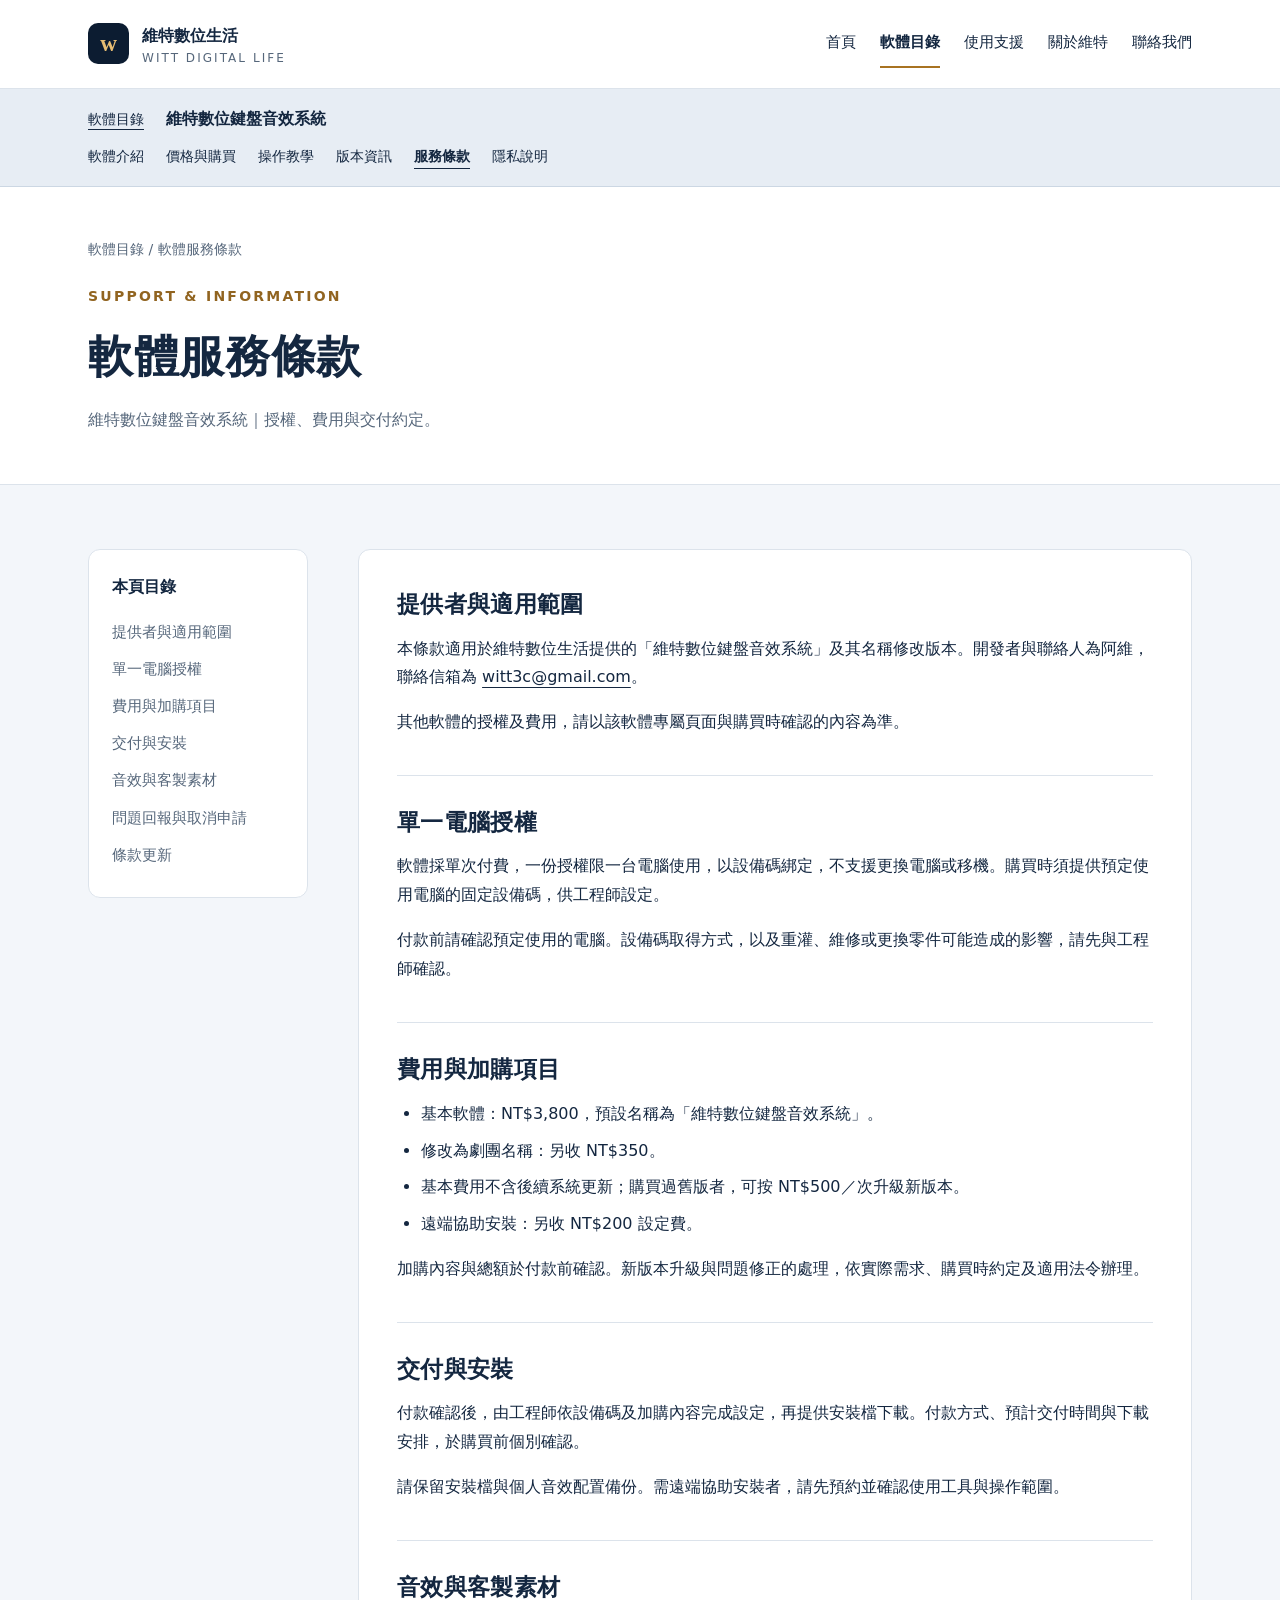
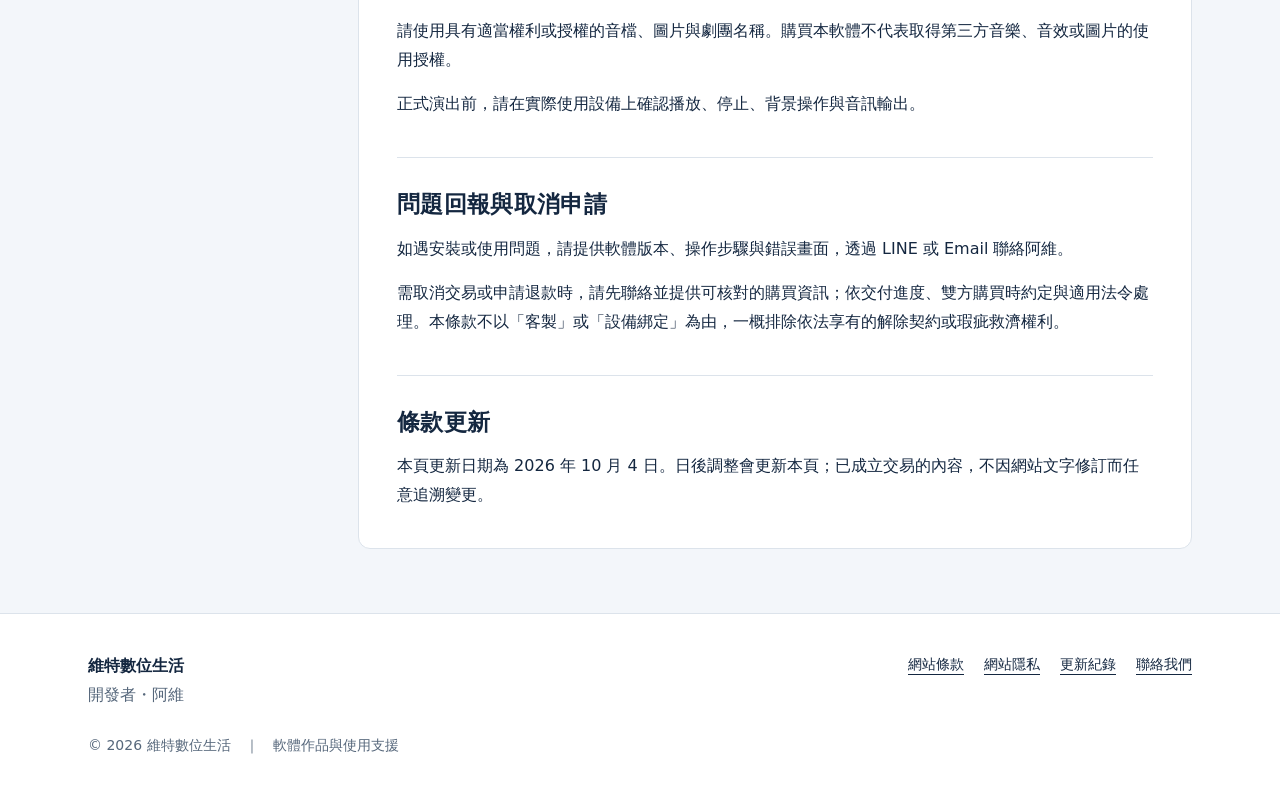
<file: soundboard-terms.html>
<!doctype html><html lang="zh-Hant"><head><meta charset="utf-8"><meta name="viewport" content="width=device-width,initial-scale=1"><meta name="description" content="維特數位鍵盤音效系統的單機授權、收費與服務條款。"><title>鍵盤音效系統｜服務條款｜維特數位生活</title><link rel="icon" href="assets/favicon.svg" type="image/svg+xml"><link rel="stylesheet" href="assets/style.css"><script defer src="assets/site.js"></script></head><body><a class="skip" href="#main">跳至主要內容</a><header><div class="wrap header"><a class="brand" href="index.html"><span class="brandmark" aria-hidden="true">w</span><span>維特數位生活<small>WITT DIGITAL LIFE</small></span></a><button class="menu-toggle" aria-controls="site-nav" aria-expanded="false" type="button">選單</button><nav id="site-nav" aria-label="主要導覽"><a href="index.html">首頁</a><a href="software.html" aria-current="page">軟體目錄</a><a href="support.html">使用支援</a><a href="about.html">關於維特</a><a href="contact.html">聯絡我們</a></nav></div></header><main id="main"><div class="product-nav"><div class="wrap"><a class="back-catalog" href="software.html">軟體目錄</a><span class="product-label">維特數位鍵盤音效系統</span><div class="product-links"><a href="soundboard.html">軟體介紹</a><a href="pricing.html">價格與購買</a><a href="guide.html">操作教學</a><a href="soundboard-updates.html">版本資訊</a><a href="soundboard-terms.html" aria-current="page">服務條款</a><a href="soundboard-privacy.html">隱私說明</a></div></div></div><div class="page-head"><div class="wrap"><div class="breadcrumb"><a href="software.html">軟體目錄</a> / 軟體服務條款</div><div class="eyebrow">SUPPORT & INFORMATION</div><h1>軟體服務條款</h1><p>維特數位鍵盤音效系統｜授權、費用與交付約定。</p></div></div><div class="section"><div class="wrap doc-layout"><aside class="toc" aria-label="本頁目錄"><b>本頁目錄</b><a href="#scope">提供者與適用範圍</a><a href="#license">單一電腦授權</a><a href="#fees">費用與加購項目</a><a href="#delivery">交付與安裝</a><a href="#materials">音效與客製素材</a><a href="#support">問題回報與取消申請</a><a href="#changes">條款更新</a></aside><article class="article"><section id="scope"><h2>提供者與適用範圍</h2><p>本條款適用於維特數位生活提供的「維特數位鍵盤音效系統」及其名稱修改版本。開發者與聯絡人為阿維，聯絡信箱為 <a href="mailto:witt3c@gmail.com">witt3c@gmail.com</a>。</p><p>其他軟體的授權及費用，請以該軟體專屬頁面與購買時確認的內容為準。</p></section><section id="license"><h2>單一電腦授權</h2><p>軟體採單次付費，一份授權限一台電腦使用，以設備碼綁定，不支援更換電腦或移機。購買時須提供預定使用電腦的固定設備碼，供工程師設定。</p><p>付款前請確認預定使用的電腦。設備碼取得方式，以及重灌、維修或更換零件可能造成的影響，請先與工程師確認。</p></section><section id="fees"><h2>費用與加購項目</h2><ul><li>基本軟體：NT$3,800，預設名稱為「維特數位鍵盤音效系統」。</li><li>修改為劇團名稱：另收 NT$350。</li><li>基本費用不含後續系統更新；購買過舊版者，可按 NT$500／次升級新版本。</li><li>遠端協助安裝：另收 NT$200 設定費。</li></ul><p>加購內容與總額於付款前確認。新版本升級與問題修正的處理，依實際需求、購買時約定及適用法令辦理。</p></section><section id="delivery"><h2>交付與安裝</h2><p>付款確認後，由工程師依設備碼及加購內容完成設定，再提供安裝檔下載。付款方式、預計交付時間與下載安排，於購買前個別確認。</p><p>請保留安裝檔與個人音效配置備份。需遠端協助安裝者，請先預約並確認使用工具與操作範圍。</p></section><section id="materials"><h2>音效與客製素材</h2><p>請使用具有適當權利或授權的音檔、圖片與劇團名稱。購買本軟體不代表取得第三方音樂、音效或圖片的使用授權。</p><p>正式演出前，請在實際使用設備上確認播放、停止、背景操作與音訊輸出。</p></section><section id="support"><h2>問題回報與取消申請</h2><p>如遇安裝或使用問題，請提供軟體版本、操作步驟與錯誤畫面，透過 LINE 或 Email 聯絡阿維。</p><p>需取消交易或申請退款時，請先聯絡並提供可核對的購買資訊；依交付進度、雙方購買時約定與適用法令處理。本條款不以「客製」或「設備綁定」為由，一概排除依法享有的解除契約或瑕疵救濟權利。</p></section><section id="changes"><h2>條款更新</h2><p>本頁更新日期為 2026 年 10 月 4 日。日後調整會更新本頁；已成立交易的內容，不因網站文字修訂而任意追溯變更。</p></section></article></div></div></main><footer><div class="wrap"><div class="footer-row"><div><b>維特數位生活</b><p class="muted">開發者・阿維</p></div><div class="footer-links"><a href="terms.html">網站條款</a><a href="privacy.html">網站隱私</a><a href="updates.html">更新紀錄</a><a href="contact.html">聯絡我們</a></div></div><p class="footer-small">© 2026 維特數位生活　｜　軟體作品與使用支援</p></div></footer></body></html>
</file>
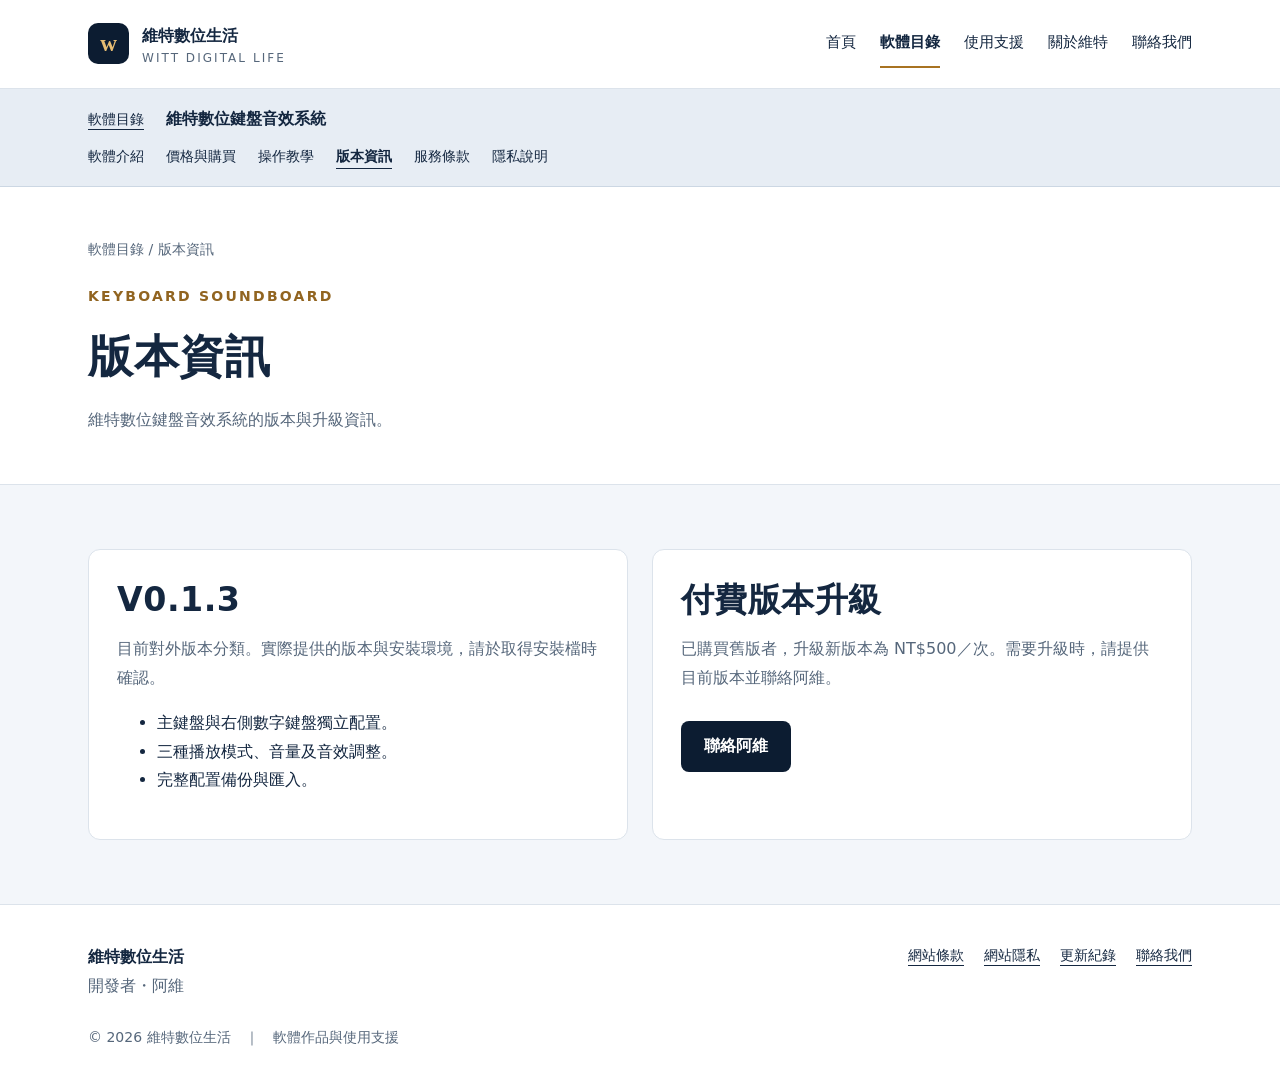
<file: soundboard-updates.html>
<!doctype html><html lang="zh-Hant"><head><meta charset="utf-8"><meta name="viewport" content="width=device-width,initial-scale=1"><meta name="description" content="維特數位鍵盤音效系統版本與升級資訊。"><title>鍵盤音效系統｜版本資訊｜維特數位生活</title><link rel="icon" href="assets/favicon.svg" type="image/svg+xml"><link rel="stylesheet" href="assets/style.css"><script defer src="assets/site.js"></script></head><body><a class="skip" href="#main">跳至主要內容</a><header><div class="wrap header"><a class="brand" href="index.html"><span class="brandmark" aria-hidden="true">w</span><span>維特數位生活<small>WITT DIGITAL LIFE</small></span></a><button class="menu-toggle" aria-controls="site-nav" aria-expanded="false" type="button">選單</button><nav id="site-nav" aria-label="主要導覽"><a href="index.html">首頁</a><a href="software.html" aria-current="page">軟體目錄</a><a href="support.html">使用支援</a><a href="about.html">關於維特</a><a href="contact.html">聯絡我們</a></nav></div></header><main id="main"><div class="product-nav"><div class="wrap"><a class="back-catalog" href="software.html">軟體目錄</a><span class="product-label">維特數位鍵盤音效系統</span><div class="product-links"><a href="soundboard.html">軟體介紹</a><a href="pricing.html">價格與購買</a><a href="guide.html">操作教學</a><a href="soundboard-updates.html" aria-current="page">版本資訊</a><a href="soundboard-terms.html">服務條款</a><a href="soundboard-privacy.html">隱私說明</a></div></div></div><div class="page-head"><div class="wrap"><div class="breadcrumb"><a href="software.html">軟體目錄</a> / 版本資訊</div><div class="eyebrow">KEYBOARD SOUNDBOARD</div><h1>版本資訊</h1><p>維特數位鍵盤音效系統的版本與升級資訊。</p></div></div><section class="section"><div class="wrap grid2"><article class="card"><h2>V0.1.3</h2><p>目前對外版本分類。實際提供的版本與安裝環境，請於取得安裝檔時確認。</p><ul><li>主鍵盤與右側數字鍵盤獨立配置。</li><li>三種播放模式、音量及音效調整。</li><li>完整配置備份與匯入。</li></ul></article><article class="card"><h2>付費版本升級</h2><p>已購買舊版者，升級新版本為 NT$500／次。需要升級時，請提供目前版本並聯絡阿維。</p><div class="actions"><a class="button" href="contact.html">聯絡阿維</a></div></article></div></section></main><footer><div class="wrap"><div class="footer-row"><div><b>維特數位生活</b><p class="muted">開發者・阿維</p></div><div class="footer-links"><a href="terms.html">網站條款</a><a href="privacy.html">網站隱私</a><a href="updates.html">更新紀錄</a><a href="contact.html">聯絡我們</a></div></div><p class="footer-small">© 2026 維特數位生活　｜　軟體作品與使用支援</p></div></footer></body></html>
</file>
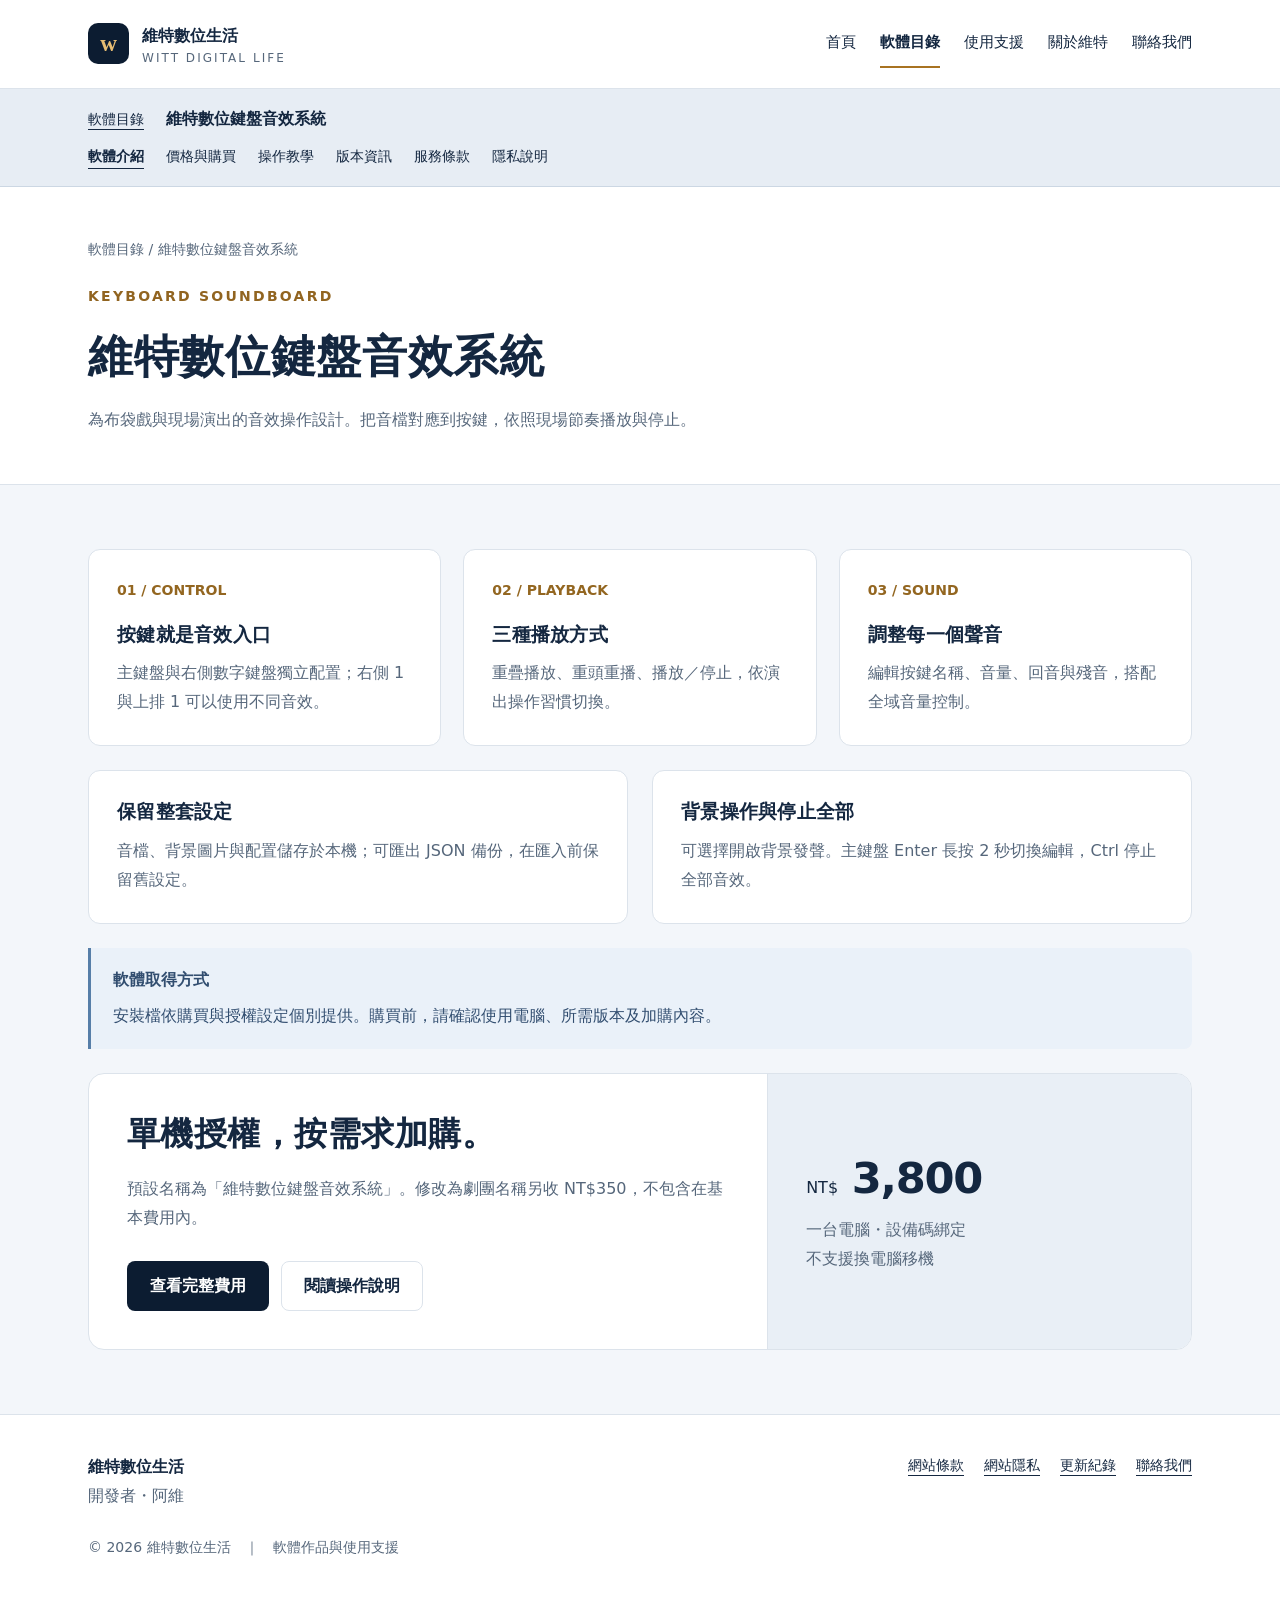
<file: soundboard.html>
<!doctype html><html lang="zh-Hant"><head><meta charset="utf-8"><meta name="viewport" content="width=device-width,initial-scale=1"><meta name="description" content="維特數位鍵盤音效系統的功能、播放模式、單機授權與版本資訊。"><title>維特數位鍵盤音效系統｜維特數位生活</title><link rel="icon" href="assets/favicon.svg" type="image/svg+xml"><link rel="stylesheet" href="assets/style.css"><script defer src="assets/site.js"></script></head><body><a class="skip" href="#main">跳至主要內容</a><header><div class="wrap header"><a class="brand" href="index.html"><span class="brandmark" aria-hidden="true">w</span><span>維特數位生活<small>WITT DIGITAL LIFE</small></span></a><button class="menu-toggle" aria-controls="site-nav" aria-expanded="false" type="button">選單</button><nav id="site-nav" aria-label="主要導覽"><a href="index.html">首頁</a><a href="software.html" aria-current="page">軟體目錄</a><a href="support.html">使用支援</a><a href="about.html">關於維特</a><a href="contact.html">聯絡我們</a></nav></div></header><main id="main"><div class="product-nav"><div class="wrap"><a class="back-catalog" href="software.html">軟體目錄</a><span class="product-label">維特數位鍵盤音效系統</span><div class="product-links"><a href="soundboard.html" aria-current="page">軟體介紹</a><a href="pricing.html">價格與購買</a><a href="guide.html">操作教學</a><a href="soundboard-updates.html">版本資訊</a><a href="soundboard-terms.html">服務條款</a><a href="soundboard-privacy.html">隱私說明</a></div></div></div><div class="page-head"><div class="wrap"><div class="breadcrumb"><a href="software.html">軟體目錄</a> / 維特數位鍵盤音效系統</div><div class="eyebrow">KEYBOARD SOUNDBOARD</div><h1>維特數位鍵盤音效系統</h1><p>為布袋戲與現場演出的音效操作設計。把音檔對應到按鍵，依照現場節奏播放與停止。</p></div></div><section class="section"><div class="wrap"><div class="grid3"><article class="card"><div class="number">01 / CONTROL</div><h3>按鍵就是音效入口</h3><p>主鍵盤與右側數字鍵盤獨立配置；右側 1 與上排 1 可以使用不同音效。</p></article><article class="card"><div class="number">02 / PLAYBACK</div><h3>三種播放方式</h3><p>重疊播放、重頭重播、播放／停止，依演出操作習慣切換。</p></article><article class="card"><div class="number">03 / SOUND</div><h3>調整每一個聲音</h3><p>編輯按鍵名稱、音量、回音與殘音，搭配全域音量控制。</p></article></div><div class="grid2" style="margin-top:24px"><article class="card"><h3>保留整套設定</h3><p>音檔、背景圖片與配置儲存於本機；可匯出 JSON 備份，在匯入前保留舊設定。</p></article><article class="card"><h3>背景操作與停止全部</h3><p>可選擇開啟背景發聲。主鍵盤 Enter 長按 2 秒切換編輯，Ctrl 停止全部音效。</p></article></div><div class="notice blue"><b>軟體取得方式</b><p>安裝檔依購買與授權設定個別提供。購買前，請確認使用電腦、所需版本及加購內容。</p></div><div class="product-card"><div class="product-info"><h2>單機授權，按需求加購。</h2><p class="muted">預設名稱為「維特數位鍵盤音效系統」。修改為劇團名稱另收 NT$350，不包含在基本費用內。</p><div class="actions"><a class="button" href="pricing.html">查看完整費用</a><a class="button secondary" href="guide.html">閱讀操作說明</a></div></div><div class="product-side"><div class="price"><small>NT$</small> 3,800</div><p class="muted">一台電腦・設備碼綁定<br>不支援換電腦移機</p></div></div></div></section></main><footer><div class="wrap"><div class="footer-row"><div><b>維特數位生活</b><p class="muted">開發者・阿維</p></div><div class="footer-links"><a href="terms.html">網站條款</a><a href="privacy.html">網站隱私</a><a href="updates.html">更新紀錄</a><a href="contact.html">聯絡我們</a></div></div><p class="footer-small">© 2026 維特數位生活　｜　軟體作品與使用支援</p></div></footer></body></html>
</file>
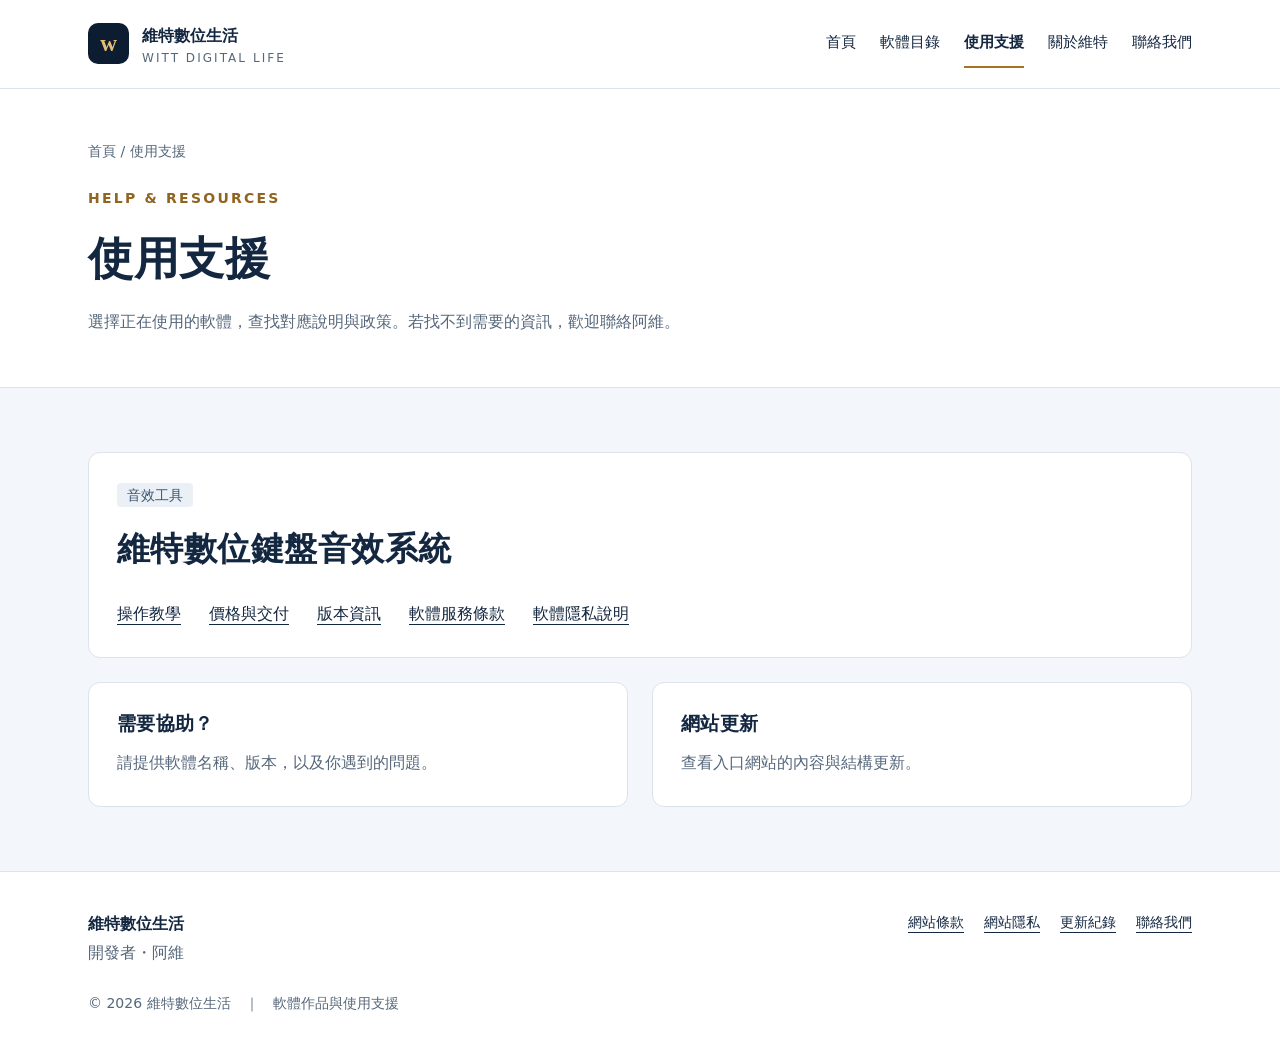
<file: support.html>
<!doctype html><html lang="zh-Hant"><head><meta charset="utf-8"><meta name="viewport" content="width=device-width,initial-scale=1"><meta name="description" content="依軟體查找操作教學、服務條款、隱私說明及版本資訊。"><title>使用支援｜維特數位生活</title><link rel="icon" href="assets/favicon.svg" type="image/svg+xml"><link rel="stylesheet" href="assets/style.css"><script defer src="assets/site.js"></script></head><body><a class="skip" href="#main">跳至主要內容</a><header><div class="wrap header"><a class="brand" href="index.html"><span class="brandmark" aria-hidden="true">w</span><span>維特數位生活<small>WITT DIGITAL LIFE</small></span></a><button class="menu-toggle" aria-controls="site-nav" aria-expanded="false" type="button">選單</button><nav id="site-nav" aria-label="主要導覽"><a href="index.html">首頁</a><a href="software.html">軟體目錄</a><a href="support.html" aria-current="page">使用支援</a><a href="about.html">關於維特</a><a href="contact.html">聯絡我們</a></nav></div></header><main id="main"><div class="page-head"><div class="wrap"><div class="breadcrumb"><a href="index.html">首頁</a> / 使用支援</div><div class="eyebrow">HELP & RESOURCES</div><h1>使用支援</h1><p>選擇正在使用的軟體，查找對應說明與政策。若找不到需要的資訊，歡迎聯絡阿維。</p></div></div><section class="section"><div class="wrap"><article class="card"><span class="tag">音效工具</span><h2 style="margin-top:18px">維特數位鍵盤音效系統</h2><div class="support-links"><a href="guide.html">操作教學</a><a href="pricing.html">價格與交付</a><a href="soundboard-updates.html">版本資訊</a><a href="soundboard-terms.html">軟體服務條款</a><a href="soundboard-privacy.html">軟體隱私說明</a></div></article><div class="grid2" style="margin-top:24px"><a class="card link-card" href="contact.html"><h3>需要協助？</h3><p>請提供軟體名稱、版本，以及你遇到的問題。</p></a><a class="card link-card" href="updates.html"><h3>網站更新</h3><p>查看入口網站的內容與結構更新。</p></a></div></div></section></main><footer><div class="wrap"><div class="footer-row"><div><b>維特數位生活</b><p class="muted">開發者・阿維</p></div><div class="footer-links"><a href="terms.html">網站條款</a><a href="privacy.html">網站隱私</a><a href="updates.html">更新紀錄</a><a href="contact.html">聯絡我們</a></div></div><p class="footer-small">© 2026 維特數位生活　｜　軟體作品與使用支援</p></div></footer></body></html>
</file>
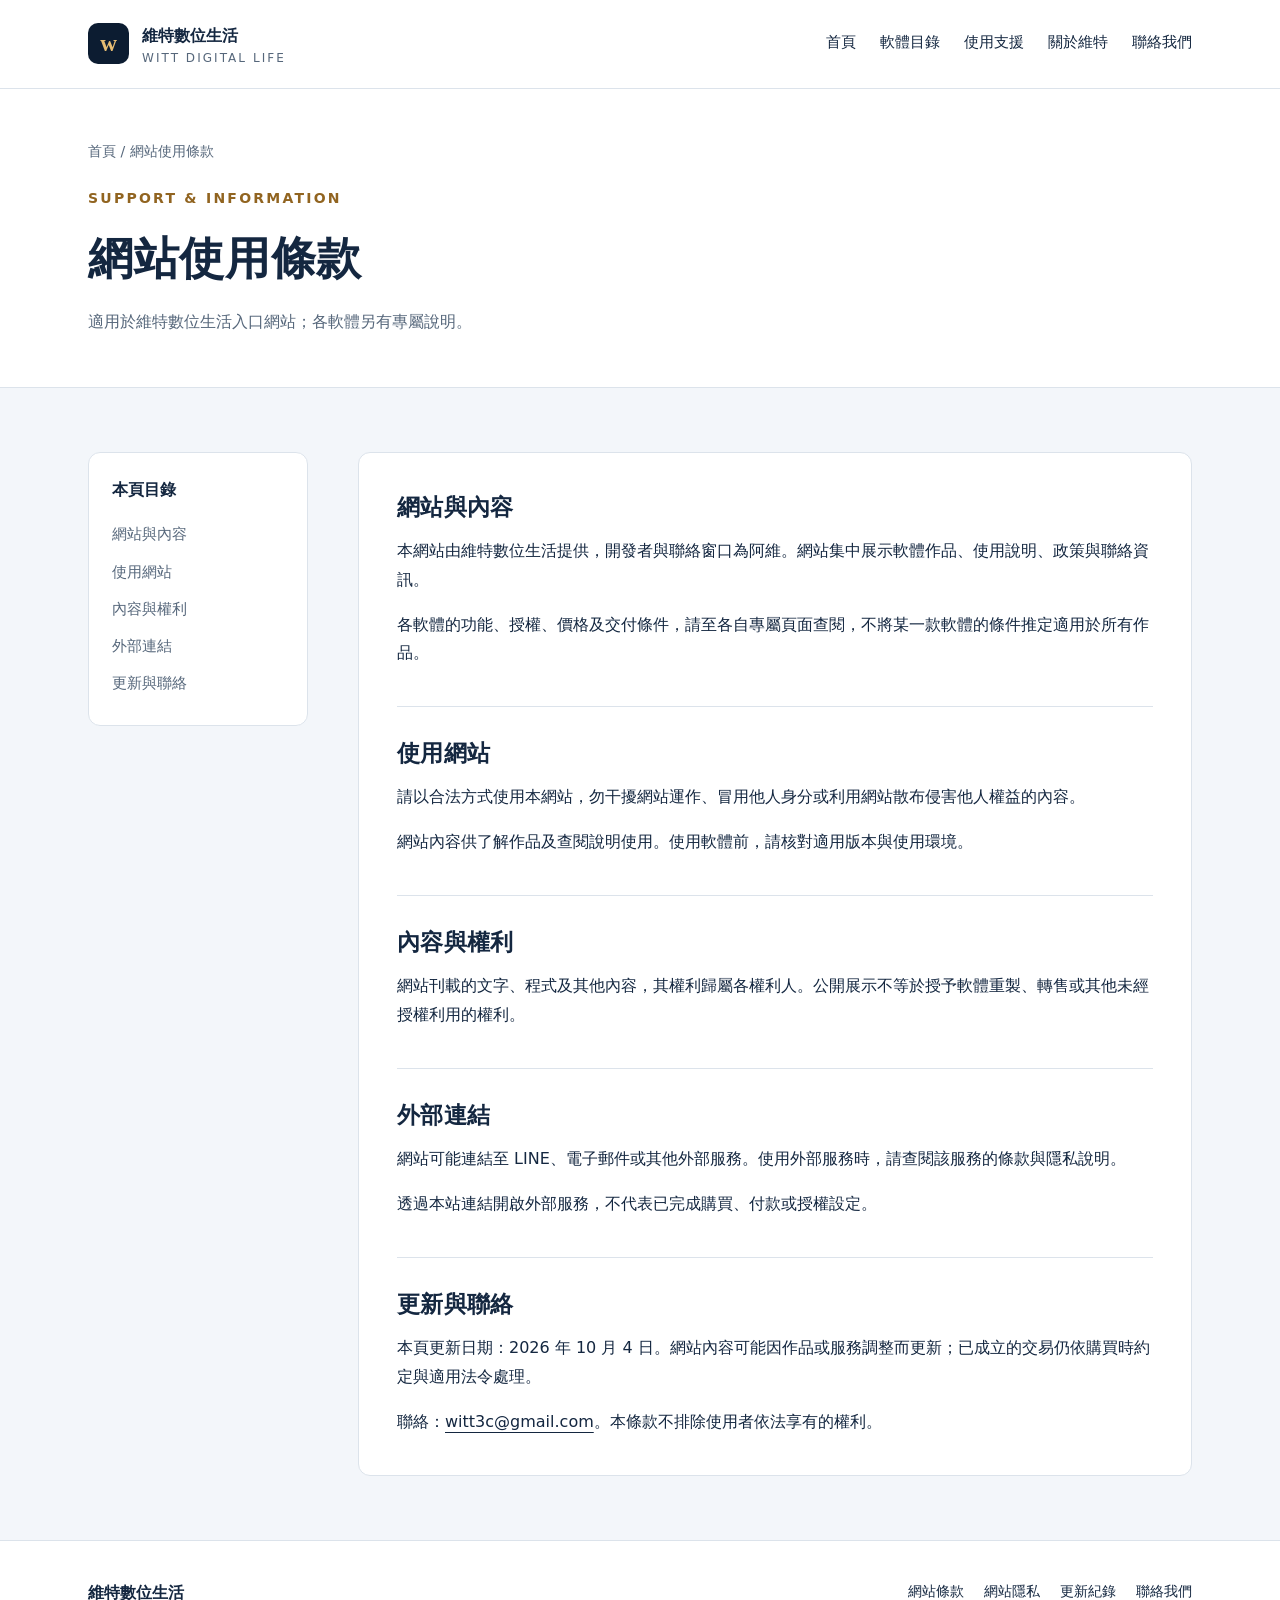
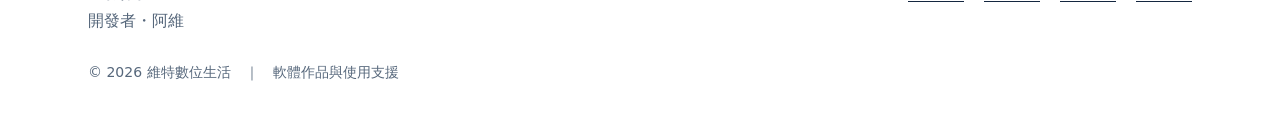
<file: terms.html>
<!doctype html><html lang="zh-Hant"><head><meta charset="utf-8"><meta name="viewport" content="width=device-width,initial-scale=1"><meta name="description" content="維特數位生活網站內容、外部連結與使用規範。"><title>網站使用條款｜維特數位生活</title><link rel="icon" href="assets/favicon.svg" type="image/svg+xml"><link rel="stylesheet" href="assets/style.css"><script defer src="assets/site.js"></script></head><body><a class="skip" href="#main">跳至主要內容</a><header><div class="wrap header"><a class="brand" href="index.html"><span class="brandmark" aria-hidden="true">w</span><span>維特數位生活<small>WITT DIGITAL LIFE</small></span></a><button class="menu-toggle" aria-controls="site-nav" aria-expanded="false" type="button">選單</button><nav id="site-nav" aria-label="主要導覽"><a href="index.html">首頁</a><a href="software.html">軟體目錄</a><a href="support.html">使用支援</a><a href="about.html">關於維特</a><a href="contact.html">聯絡我們</a></nav></div></header><main id="main"><div class="page-head"><div class="wrap"><div class="breadcrumb"><a href="index.html">首頁</a> / 網站使用條款</div><div class="eyebrow">SUPPORT & INFORMATION</div><h1>網站使用條款</h1><p>適用於維特數位生活入口網站；各軟體另有專屬說明。</p></div></div><div class="section"><div class="wrap doc-layout"><aside class="toc" aria-label="本頁目錄"><b>本頁目錄</b><a href="#scope">網站與內容</a><a href="#use">使用網站</a><a href="#rights">內容與權利</a><a href="#external">外部連結</a><a href="#contact">更新與聯絡</a></aside><article class="article"><section id="scope"><h2>網站與內容</h2><p>本網站由維特數位生活提供，開發者與聯絡窗口為阿維。網站集中展示軟體作品、使用說明、政策與聯絡資訊。</p><p>各軟體的功能、授權、價格及交付條件，請至各自專屬頁面查閱，不將某一款軟體的條件推定適用於所有作品。</p></section><section id="use"><h2>使用網站</h2><p>請以合法方式使用本網站，勿干擾網站運作、冒用他人身分或利用網站散布侵害他人權益的內容。</p><p>網站內容供了解作品及查閱說明使用。使用軟體前，請核對適用版本與使用環境。</p></section><section id="rights"><h2>內容與權利</h2><p>網站刊載的文字、程式及其他內容，其權利歸屬各權利人。公開展示不等於授予軟體重製、轉售或其他未經授權利用的權利。</p></section><section id="external"><h2>外部連結</h2><p>網站可能連結至 LINE、電子郵件或其他外部服務。使用外部服務時，請查閱該服務的條款與隱私說明。</p><p>透過本站連結開啟外部服務，不代表已完成購買、付款或授權設定。</p></section><section id="contact"><h2>更新與聯絡</h2><p>本頁更新日期：2026 年 10 月 4 日。網站內容可能因作品或服務調整而更新；已成立的交易仍依購買時約定與適用法令處理。</p><p>聯絡：<a href="mailto:witt3c@gmail.com">witt3c@gmail.com</a>。本條款不排除使用者依法享有的權利。</p></section></article></div></div></main><footer><div class="wrap"><div class="footer-row"><div><b>維特數位生活</b><p class="muted">開發者・阿維</p></div><div class="footer-links"><a href="terms.html">網站條款</a><a href="privacy.html">網站隱私</a><a href="updates.html">更新紀錄</a><a href="contact.html">聯絡我們</a></div></div><p class="footer-small">© 2026 維特數位生活　｜　軟體作品與使用支援</p></div></footer></body></html>
</file>
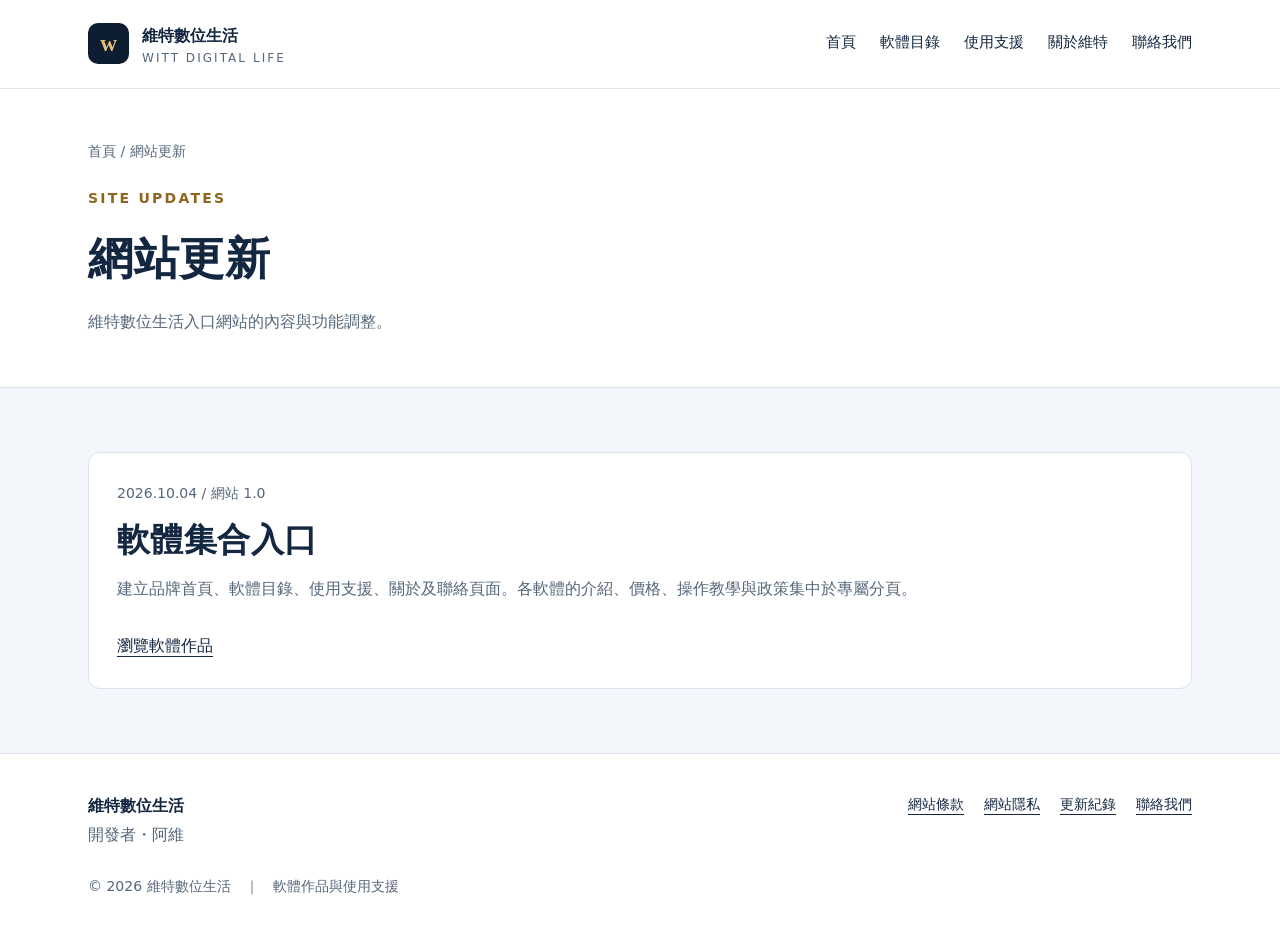
<file: updates.html>
<!doctype html><html lang="zh-Hant"><head><meta charset="utf-8"><meta name="viewport" content="width=device-width,initial-scale=1"><meta name="description" content="維特數位生活網站更新紀錄。"><title>網站更新｜維特數位生活</title><link rel="icon" href="assets/favicon.svg" type="image/svg+xml"><link rel="stylesheet" href="assets/style.css"><script defer src="assets/site.js"></script></head><body><a class="skip" href="#main">跳至主要內容</a><header><div class="wrap header"><a class="brand" href="index.html"><span class="brandmark" aria-hidden="true">w</span><span>維特數位生活<small>WITT DIGITAL LIFE</small></span></a><button class="menu-toggle" aria-controls="site-nav" aria-expanded="false" type="button">選單</button><nav id="site-nav" aria-label="主要導覽"><a href="index.html">首頁</a><a href="software.html">軟體目錄</a><a href="support.html">使用支援</a><a href="about.html">關於維特</a><a href="contact.html">聯絡我們</a></nav></div></header><main id="main"><div class="page-head"><div class="wrap"><div class="breadcrumb"><a href="index.html">首頁</a> / 網站更新</div><div class="eyebrow">SITE UPDATES</div><h1>網站更新</h1><p>維特數位生活入口網站的內容與功能調整。</p></div></div><section class="section"><div class="wrap"><article class="card"><div class="meta">2026.10.04 / 網站 1.0</div><h2>軟體集合入口</h2><p>建立品牌首頁、軟體目錄、使用支援、關於及聯絡頁面。各軟體的介紹、價格、操作教學與政策集中於專屬分頁。</p><div class="actions"><a href="software.html">瀏覽軟體作品</a></div></article></div></section></main><footer><div class="wrap"><div class="footer-row"><div><b>維特數位生活</b><p class="muted">開發者・阿維</p></div><div class="footer-links"><a href="terms.html">網站條款</a><a href="privacy.html">網站隱私</a><a href="updates.html">更新紀錄</a><a href="contact.html">聯絡我們</a></div></div><p class="footer-small">© 2026 維特數位生活　｜　軟體作品與使用支援</p></div></footer></body></html>
</file>
<file: assets/style.css>
:root{--navy:#0c1c31;--navy2:#142d49;--gold:#e7bd73;--ink:#142740;--muted:#56677b;--line:#dce3eb;--paper:#f3f6fa;--white:#fff;--radius:16px}*{box-sizing:border-box}html{scroll-behavior:smooth;scroll-padding-top:100px}body{margin:0;color:var(--ink);background:var(--paper);font:16px/1.8 system-ui,-apple-system,"Segoe UI","Microsoft JhengHei",sans-serif}a{color:inherit;text-underline-offset:5px}a:hover{color:#876020}button,input{font:inherit}a:focus-visible,button:focus-visible,summary:focus-visible,input:focus-visible{outline:3px solid #bf821d;outline-offset:5px}h1,h2,h3,p{margin:0}h1,h2,h3{line-height:1.35;letter-spacing:.015em}h1{font-size:clamp(2.1rem,4.6vw,4rem)}h2{font-size:clamp(1.5rem,2.6vw,2.2rem)}h3{font-size:1.2rem}p+p{margin-top:16px}.wrap{max-width:1160px;margin:auto;padding:0 28px}.skip{position:absolute;left:12px;top:-100px;z-index:10;background:white;padding:12px}.skip:focus{top:8px}.preview{background:#e9f0f7;text-align:center;color:#3b536c;font-size:.875rem;padding:7px 20px}header{background:white;border-bottom:1px solid var(--line)}.header{display:flex;align-items:center;justify-content:space-between;gap:24px;min-height:88px}.brand{display:flex;align-items:center;gap:13px;text-decoration:none;font-weight:800;white-space:nowrap}.brandmark{display:grid;place-items:center;width:41px;height:41px;background:var(--navy);color:var(--gold);border-radius:10px;font-size:1.45rem;font-family:Georgia,serif}.brand small{display:block;font-size:.75rem;font-weight:500;letter-spacing:.17em;color:var(--muted);line-height:1.3}nav{display:flex;gap:24px;align-items:center}nav a{font-size:.94rem;text-decoration:none;padding:9px 0;border-bottom:2px solid transparent}nav a[aria-current=page]{border-color:#a87321;font-weight:700}.menu-toggle{display:none;padding:7px 12px;background:white;border:1px solid var(--line);border-radius:8px}.hero{background:var(--navy);color:white;padding:70px 0 60px}.hero .wrap{display:grid;grid-template-columns:1.35fr 1fr;gap:64px;align-items:center}.eyebrow{font-size:.875rem;letter-spacing:.16em;font-weight:700;color:#916420;margin-bottom:18px}.hero .eyebrow{color:var(--gold)}.hero p{color:#c5d0df;max-width:570px;margin-top:24px}.hero h1 span{color:var(--gold)}.actions{display:flex;flex-wrap:wrap;gap:12px;margin-top:28px}.button{display:inline-flex;align-items:center;justify-content:center;min-height:48px;padding:10px 22px;background:var(--navy);color:white;border-radius:8px;text-decoration:none;font-weight:700;border:1px solid transparent}.button:hover{color:white;background:#244361}.button.gold{background:var(--gold);color:#192b41}.button.secondary{background:white;border:1px solid var(--line);color:var(--ink)}.hero .secondary{background:transparent;color:white;border-color:#5d6e83}.hero-note{font-size:.875rem}.index-panel{border-top:2px solid var(--gold);background:#132941;padding:28px;border-radius:0 0 12px 12px}.index-panel .caption{color:#c5d0df;font-size:.875rem;margin-bottom:22px}.index-row{display:grid;grid-template-columns:36px 1fr;gap:18px;padding:19px 0;border-top:1px solid #385069}.index-row b{font-size:1.1rem}.index-row span{color:var(--gold);font-size:.875rem}.index-row small{display:block;color:#b7c5d6;margin-top:4px;font-size:.875rem}.section{padding:64px 0}.section.white{background:white}.section-head{display:flex;justify-content:space-between;align-items:end;gap:20px;margin-bottom:30px}.muted{color:var(--muted)}.section-head p{max-width:550px}.product-card{background:white;border:1px solid var(--line);border-radius:var(--radius);display:grid;grid-template-columns:1.6fr 1fr;overflow:hidden}.product-info{padding:38px}.product-info p{margin-top:18px}.tags{display:flex;flex-wrap:wrap;gap:8px;margin:18px 0}.tag{background:#eaf0f6;padding:4px 10px;border-radius:4px;font-size:.875rem;color:#3e566f}.product-side{background:#e9eff6;padding:38px;display:flex;flex-direction:column;justify-content:center;border-left:1px solid var(--line)}.price{font-size:2.7rem;line-height:1.3;font-weight:800;letter-spacing:-.03em}.price small{font-size:1rem;font-weight:500;letter-spacing:0}.product-side .muted{margin-top:10px}.grid3{display:grid;grid-template-columns:repeat(3,1fr);gap:22px}.grid2{display:grid;grid-template-columns:repeat(2,1fr);gap:24px}.card{background:white;border:1px solid var(--line);padding:28px;border-radius:12px}.card .number{font-size:.875rem;font-weight:800;color:#936620;margin-bottom:18px}.card p{margin-top:12px;color:var(--muted)}.link-card{text-decoration:none;transition:transform .15s,border-color .15s}.link-card:hover{border-color:#a87321;transform:translateY(-3px);color:var(--ink)}.page-head{padding:50px 0;background:white;border-bottom:1px solid var(--line)}.page-head h1{font-size:clamp(2rem,3.5vw,3rem)}.page-head p{max-width:780px;margin-top:18px;color:var(--muted)}.breadcrumb{font-size:.875rem;margin-bottom:22px;color:var(--muted)}.breadcrumb a{text-decoration:none}.notice{padding:18px 22px;border-left:3px solid #b08030;background:#fff7e9;margin:24px 0;color:#664815;border-radius:0 8px 8px 0}.notice.blue{background:#eaf1f9;color:#324e70;border-color:#567ea8}.notice p{margin-top:8px}.doc-layout{display:grid;grid-template-columns:220px 1fr;gap:50px;align-items:start}.toc{position:sticky;top:24px;background:white;border:1px solid var(--line);padding:23px;border-radius:12px}.toc b{display:block;margin-bottom:12px}.toc a{display:block;font-size:.94rem;padding:5px 0;color:var(--muted);text-decoration:none}.article{background:white;border:1px solid var(--line);border-radius:12px;padding:38px;min-width:0}.article section+section{margin-top:38px;padding-top:30px;border-top:1px solid var(--line)}.article h2{font-size:1.45rem;margin-bottom:15px}.article h3{margin:22px 0 10px}.article ul,.article ol{padding-left:24px}.article li+li{margin-top:8px}.table-scroll{overflow:auto}table{width:100%;border-collapse:collapse;text-align:left;margin:20px 0;font-size:.96rem}th,td{border-bottom:1px solid var(--line);padding:15px 12px;vertical-align:top}th{background:#edf2f7;font-weight:700}td:first-child{font-weight:600}kbd{display:inline-block;border:1px solid #bdc9d6;border-bottom-width:3px;background:#f4f7fa;border-radius:5px;font:600 .9rem/1.3 system-ui;padding:4px 8px;color:var(--ink)}.steps{counter-reset:step;padding:0;list-style:none}.steps li{position:relative;padding:0 0 26px 52px}.steps li:before{counter-increment:step;content:counter(step,decimal-leading-zero);position:absolute;left:0;top:0;color:#946723;font-weight:800}.steps b{display:block}.steps p{margin-top:5px;color:var(--muted)}details{border-bottom:1px solid var(--line);padding:20px 0}summary{font-weight:700;cursor:pointer;list-style-position:outside;margin-left:20px;padding-left:5px}details p{margin:12px 0 0 25px;color:var(--muted)}.estimate{background:var(--navy);color:white;border-radius:12px;padding:30px}.estimate label{display:flex;gap:12px;align-items:center;padding:15px 0;border-bottom:1px solid #3b4e66;cursor:pointer}.estimate input{width:20px;height:20px;accent-color:var(--gold);flex-shrink:0}.estimate .total{margin-top:25px;font-size:2.5rem;font-weight:800;color:var(--gold)}.estimate p{color:#c5d0df;font-size:.875rem;margin-top:15px}.contact-band{background:var(--navy2);color:white;padding:42px;border-radius:14px;display:flex;align-items:center;justify-content:space-between;gap:25px}.contact-band p{color:#c5d0df;margin-top:10px}.contact-band .actions{margin:0}.coming{padding:28px;background:#eef3f8;border:1px dashed #91a4ba;border-radius:12px}.coming .tag{background:white}.release{border-left:2px solid #b8c7d7;padding:0 0 32px 28px}.release p{margin-top:12px}.meta{font-size:.875rem;color:var(--muted);margin-bottom:12px}footer{background:white;border-top:1px solid var(--line);padding:38px 0}.footer-row{display:flex;justify-content:space-between;gap:30px}.footer-links{display:flex;flex-wrap:wrap;gap:20px;font-size:.875rem}.footer-small{font-size:.875rem;color:var(--muted);margin-top:24px}.contact-address{font-style:normal;overflow-wrap:anywhere}.contact-address a{display:inline-block;margin-top:12px}.doc-status{font-size:.875rem;color:#825819}.rule{height:1px;background:var(--line);margin:28px 0}@media(max-width:900px){nav{gap:14px}.hero .wrap{gap:28px}.doc-layout{grid-template-columns:1fr;gap:20px}.toc{position:static}.toc a{display:inline-block;margin-right:16px}.grid3{grid-template-columns:1fr}.contact-band{align-items:start;flex-direction:column}}@media(max-width:720px){.wrap{padding:0 20px}.header{min-height:76px;flex-wrap:wrap;gap:0}.brand{font-size:.98rem}.brand small{font-size:.72rem}.menu-toggle{display:block}.js nav{display:none}.js nav.open{display:flex}nav{width:100%;flex-wrap:wrap;gap:10px 24px;padding:8px 0 20px}.hero{padding:45px 0}.hero .wrap,.product-card,.grid2{grid-template-columns:1fr}.hero .wrap{gap:36px}.index-panel{padding:22px}.section{padding:40px 0}.section-head{display:block}.section-head p{margin-top:12px}.product-info,.product-side{padding:26px}.product-side{border-left:0;border-top:1px solid var(--line)}.article{padding:24px 20px}.page-head{padding:35px 0}.footer-row{flex-direction:column}.contact-band{padding:28px}.price{font-size:2.3rem}.actions .button{flex:1;white-space:nowrap}.grid2{gap:18px}th,td{padding:12px 9px}.estimate{padding:24px}}@media(prefers-reduced-motion:reduce){html{scroll-behavior:auto}*{transition:none!important}}@media print{header,footer,.preview,.toc,.actions{display:none}.doc-layout{display:block}.article{border:0;padding:0}.section{padding:20px 0}body{background:white;color:black}.page-head{padding:15px 0}}

.portal-hero{padding:92px 0}.portal-wordmark{padding:30px 0 30px 42px;border-left:1px solid #456079;font-weight:800;font-size:clamp(2.5rem,4.5vw,4.5rem);line-height:1.35;letter-spacing:.12em}.portal-wordmark>span{display:block}.gold-dot{color:var(--gold)}.portal-wordmark small{display:block;margin-top:24px;font-size:.75rem;letter-spacing:.15em;color:#c5d0df;font-weight:500}.portal-card{display:flex;flex-direction:column;min-height:250px}.card-bottom{margin-top:auto;padding-top:28px;font-size:.9rem;font-weight:700}.brand-story{display:grid;grid-template-columns:1fr 1fr;gap:60px}.catalog-item{display:grid;grid-template-columns:150px 1fr;gap:36px;padding:40px;background:white;border:1px solid var(--line);border-radius:16px}.catalog-number{font-size:3.5rem;font-weight:800;color:#b2853c;border-right:1px solid var(--line)}.catalog-number span{display:block;font-size:.75rem;letter-spacing:.1em}.catalog-item p{margin-top:16px;max-width:720px}.support-links{display:flex;flex-wrap:wrap;gap:12px 28px;margin-top:28px}.product-nav{background:#e7edf4;border-bottom:1px solid #ccd7e3;padding:16px 0}.product-label{font-weight:700;margin-left:22px}.back-catalog{font-size:.875rem}.product-links{display:flex;gap:22px;flex-wrap:wrap;margin-top:10px}.product-links a{font-size:.9rem;text-decoration:none}.product-links [aria-current]{font-weight:800;text-decoration:underline;text-underline-offset:7px}@media(max-width:720px){.portal-hero{padding:48px 0}.portal-wordmark{padding:22px 0 0;border-left:0;border-top:1px solid #456079;font-size:2.7rem}.brand-story{grid-template-columns:1fr;gap:24px}.catalog-item{grid-template-columns:1fr;padding:26px;gap:12px}.catalog-number{border:0;font-size:2.5rem}.product-label{display:block;margin:8px 0 0}.product-links{gap:10px 20px}.portal-card{min-height:220px}}
</file>
